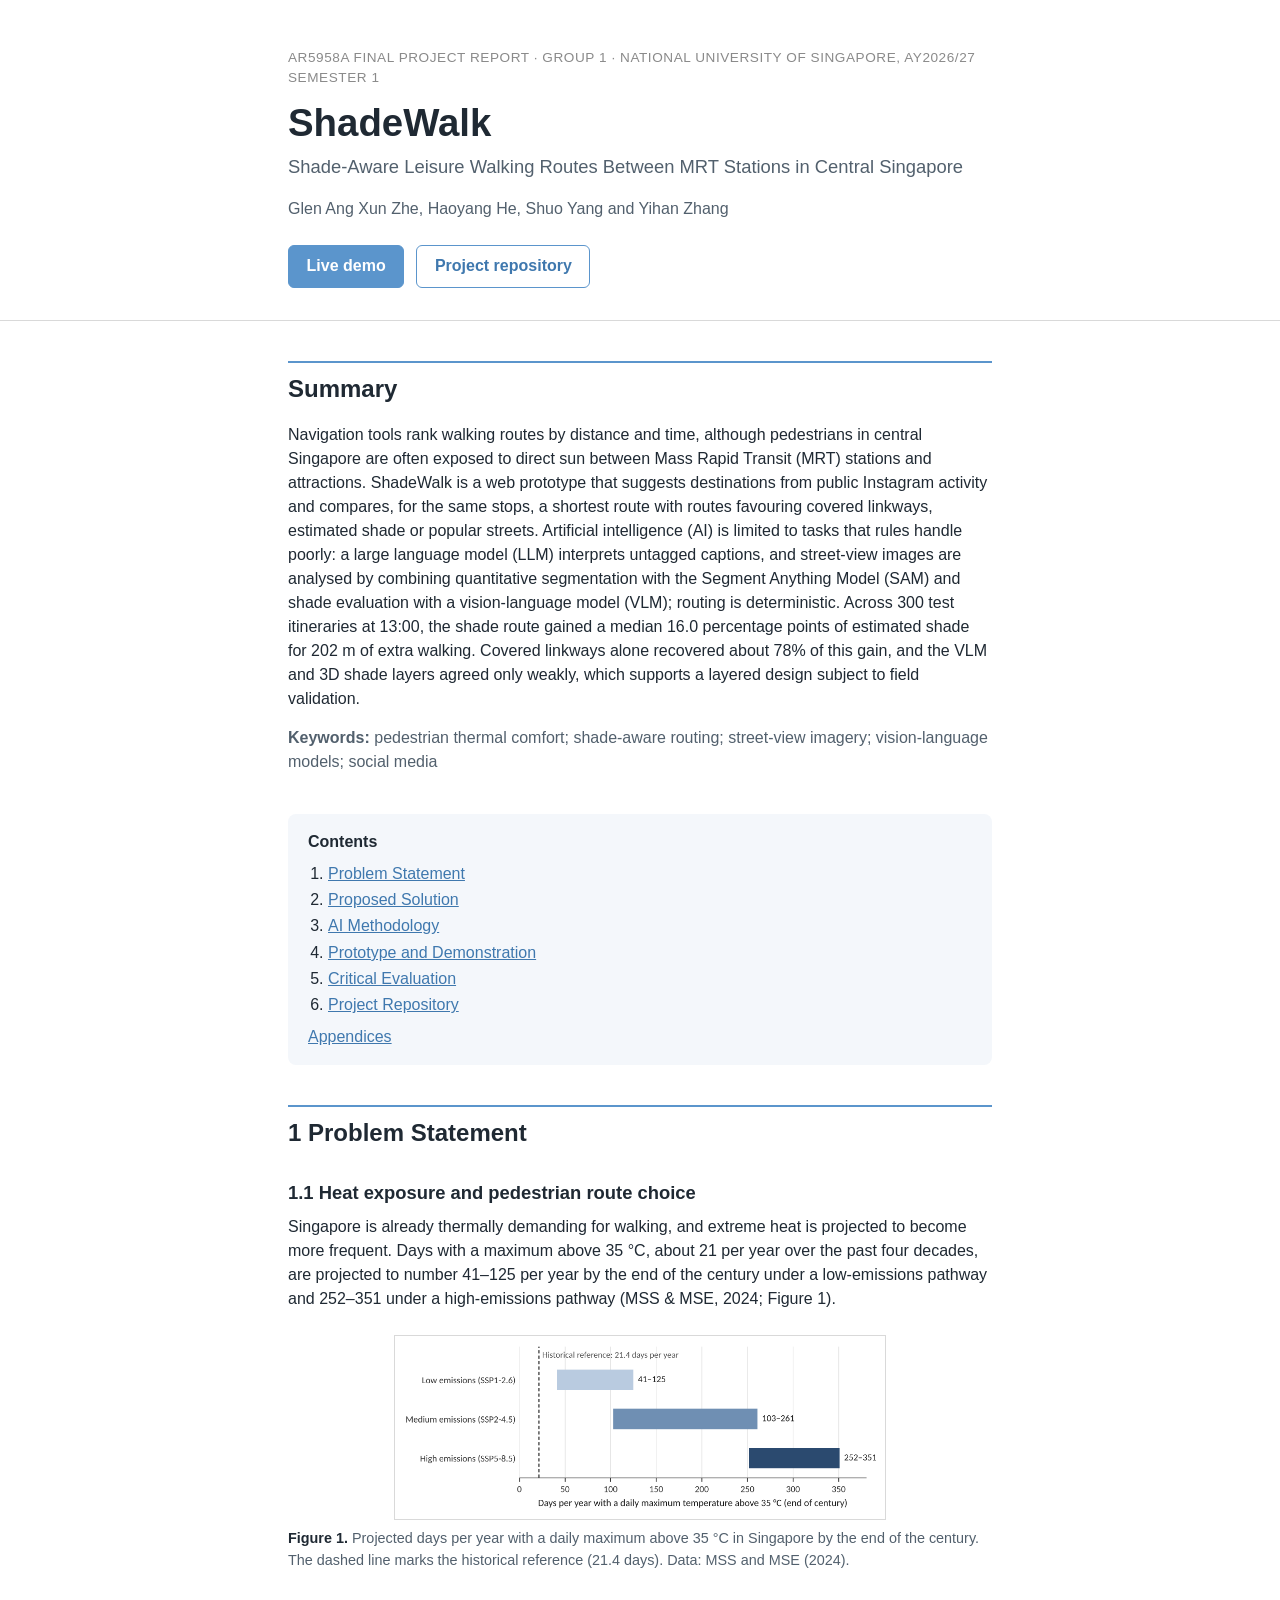
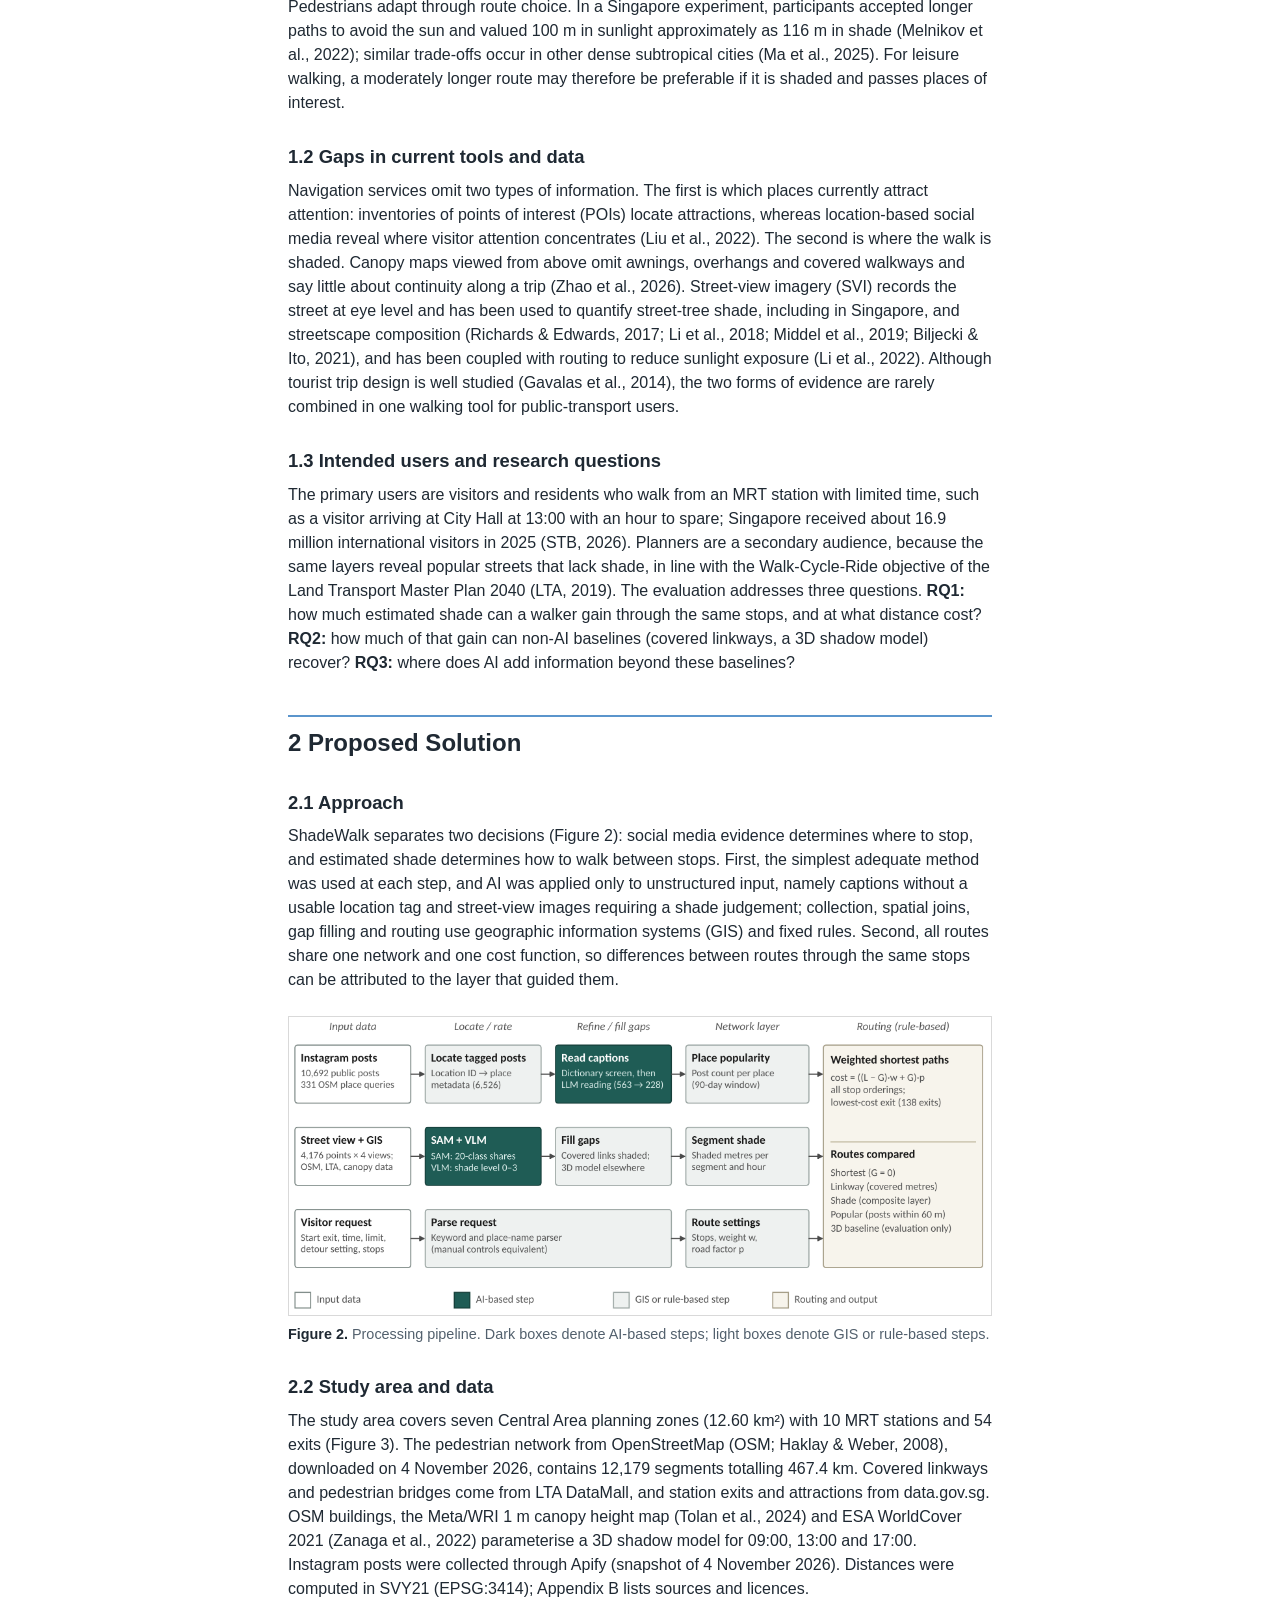
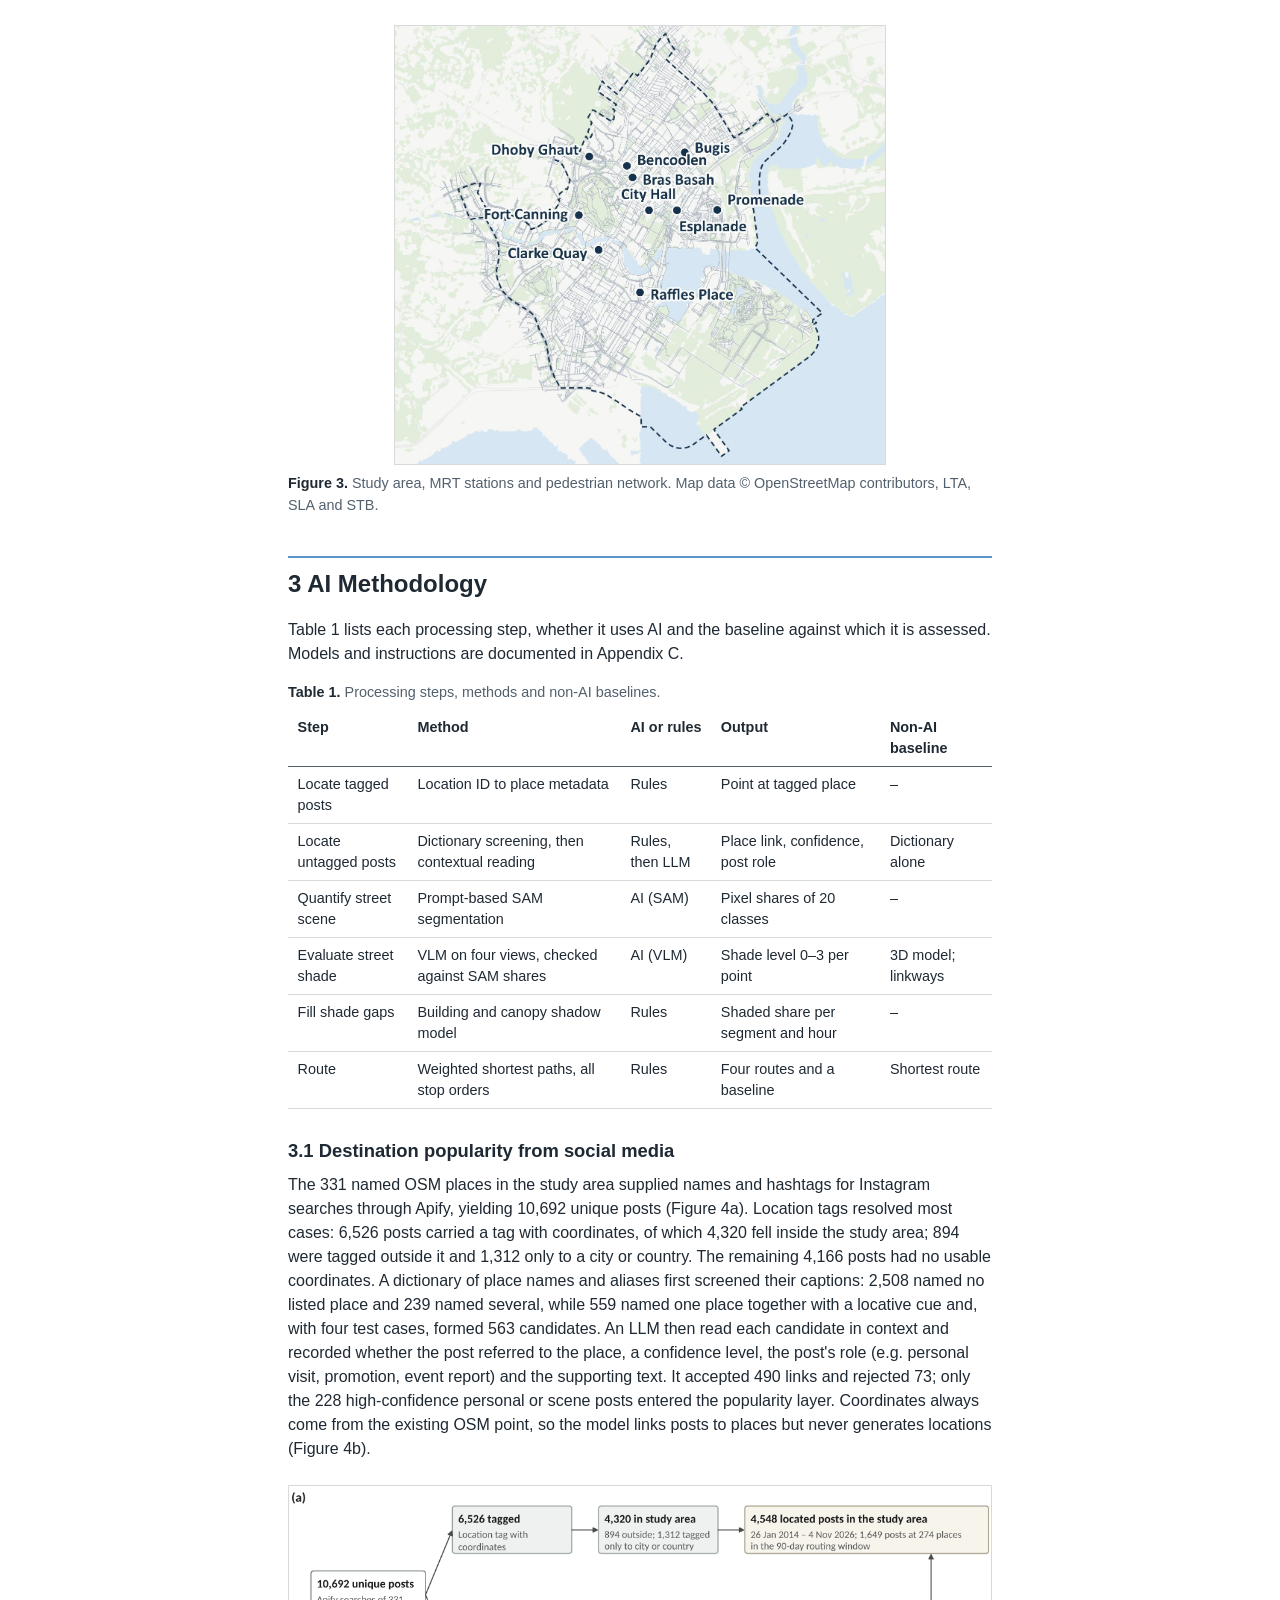
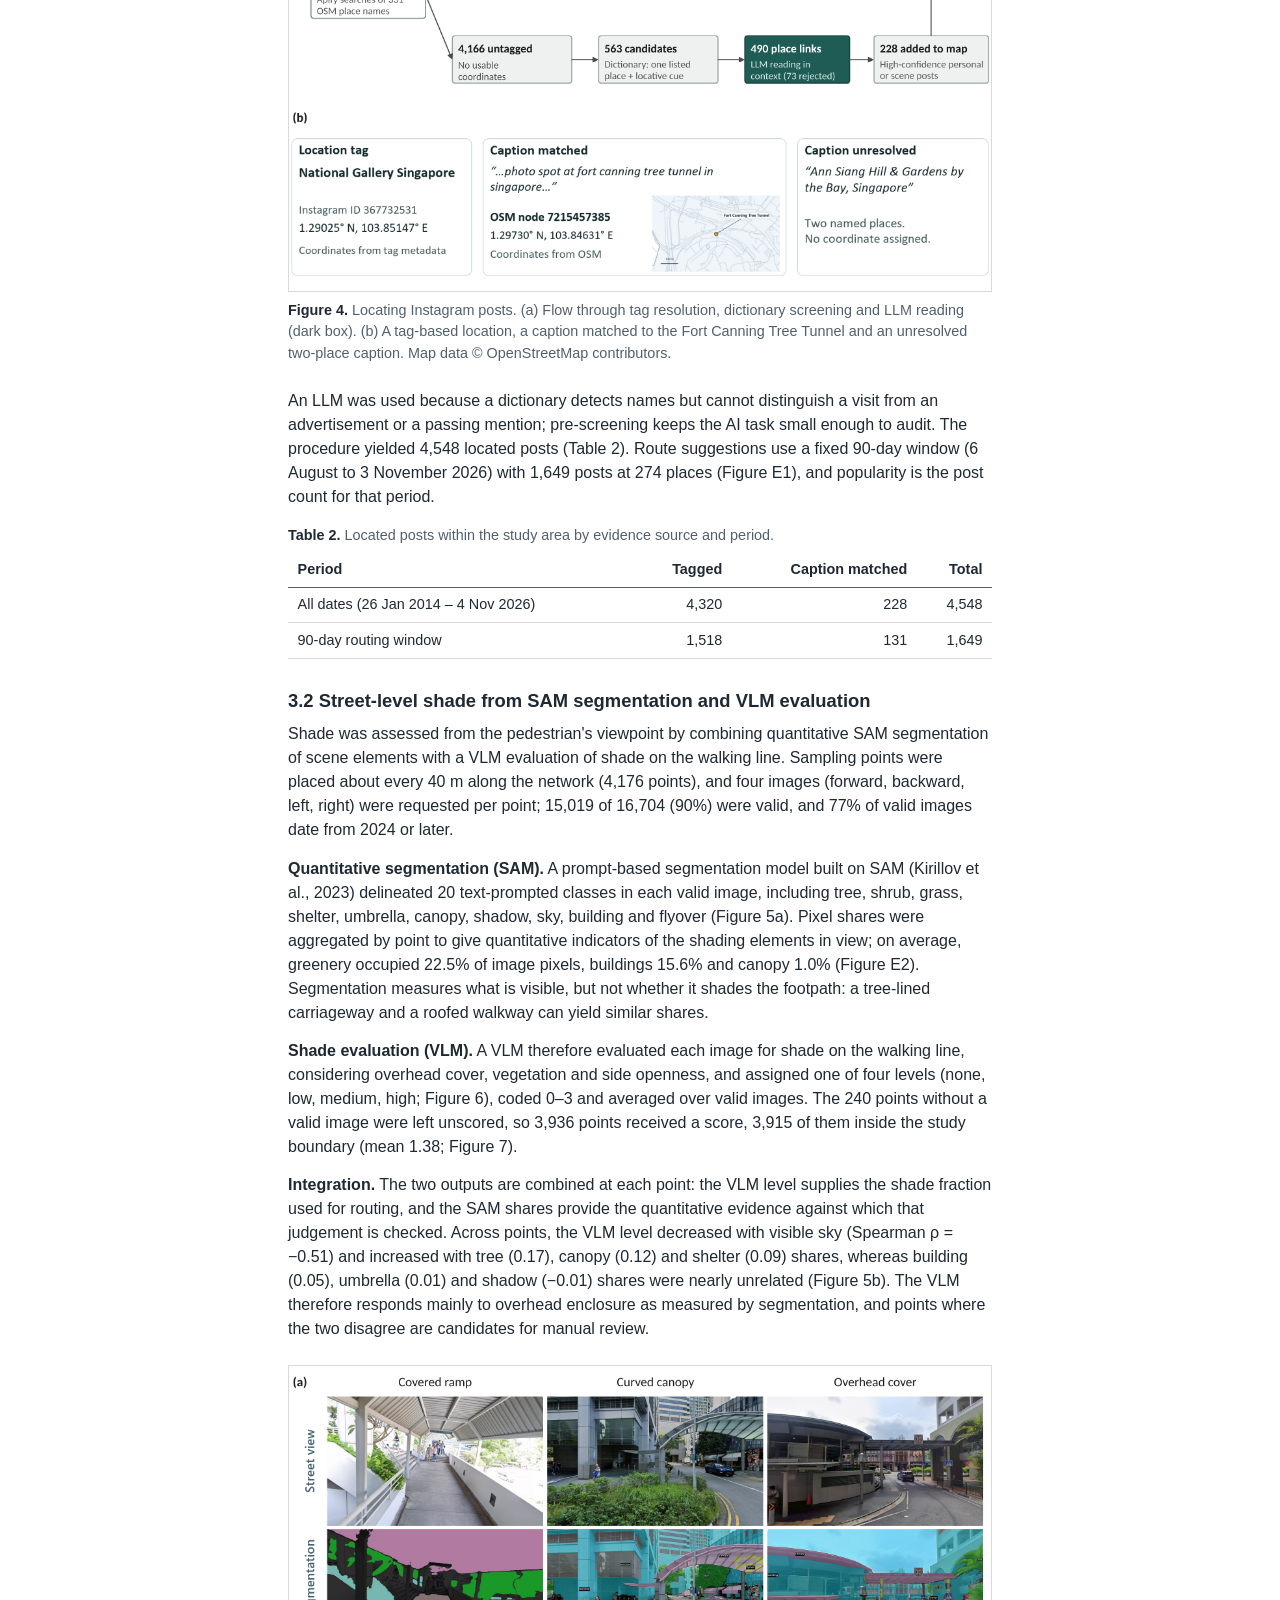
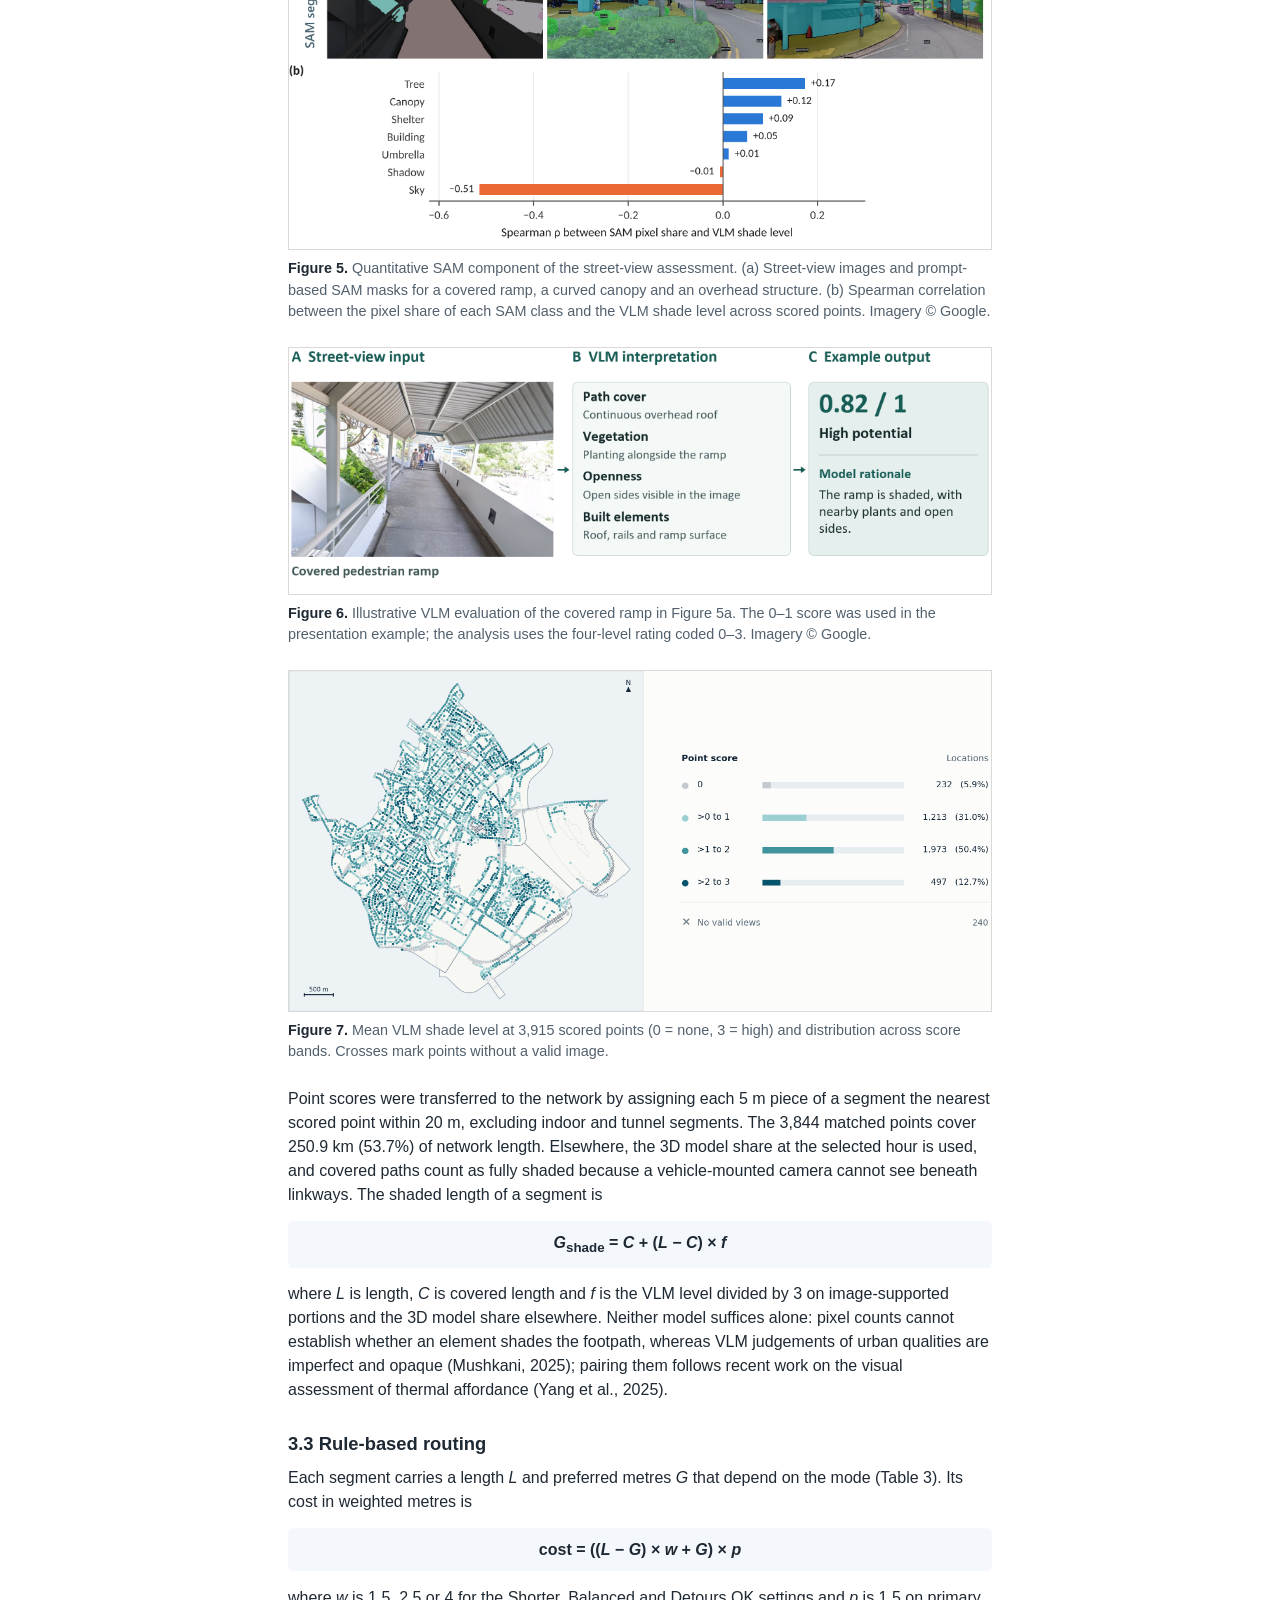
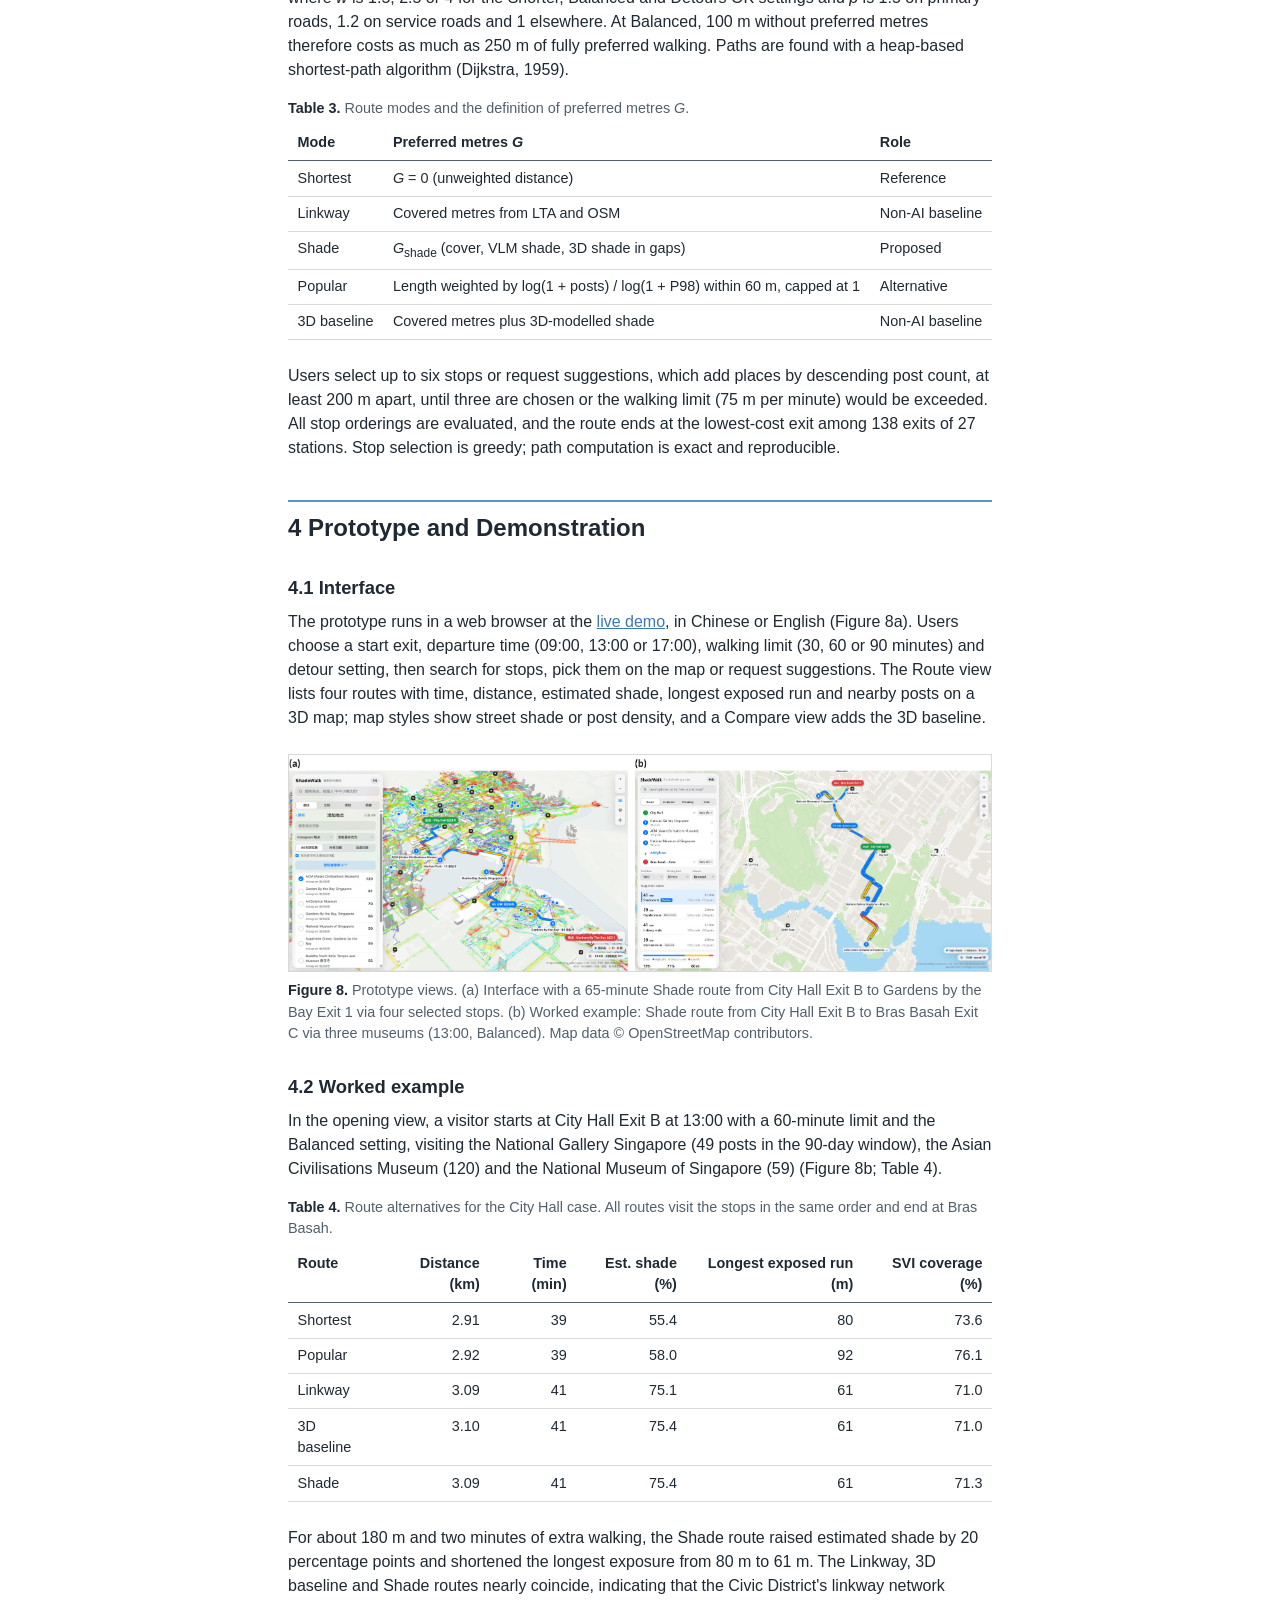
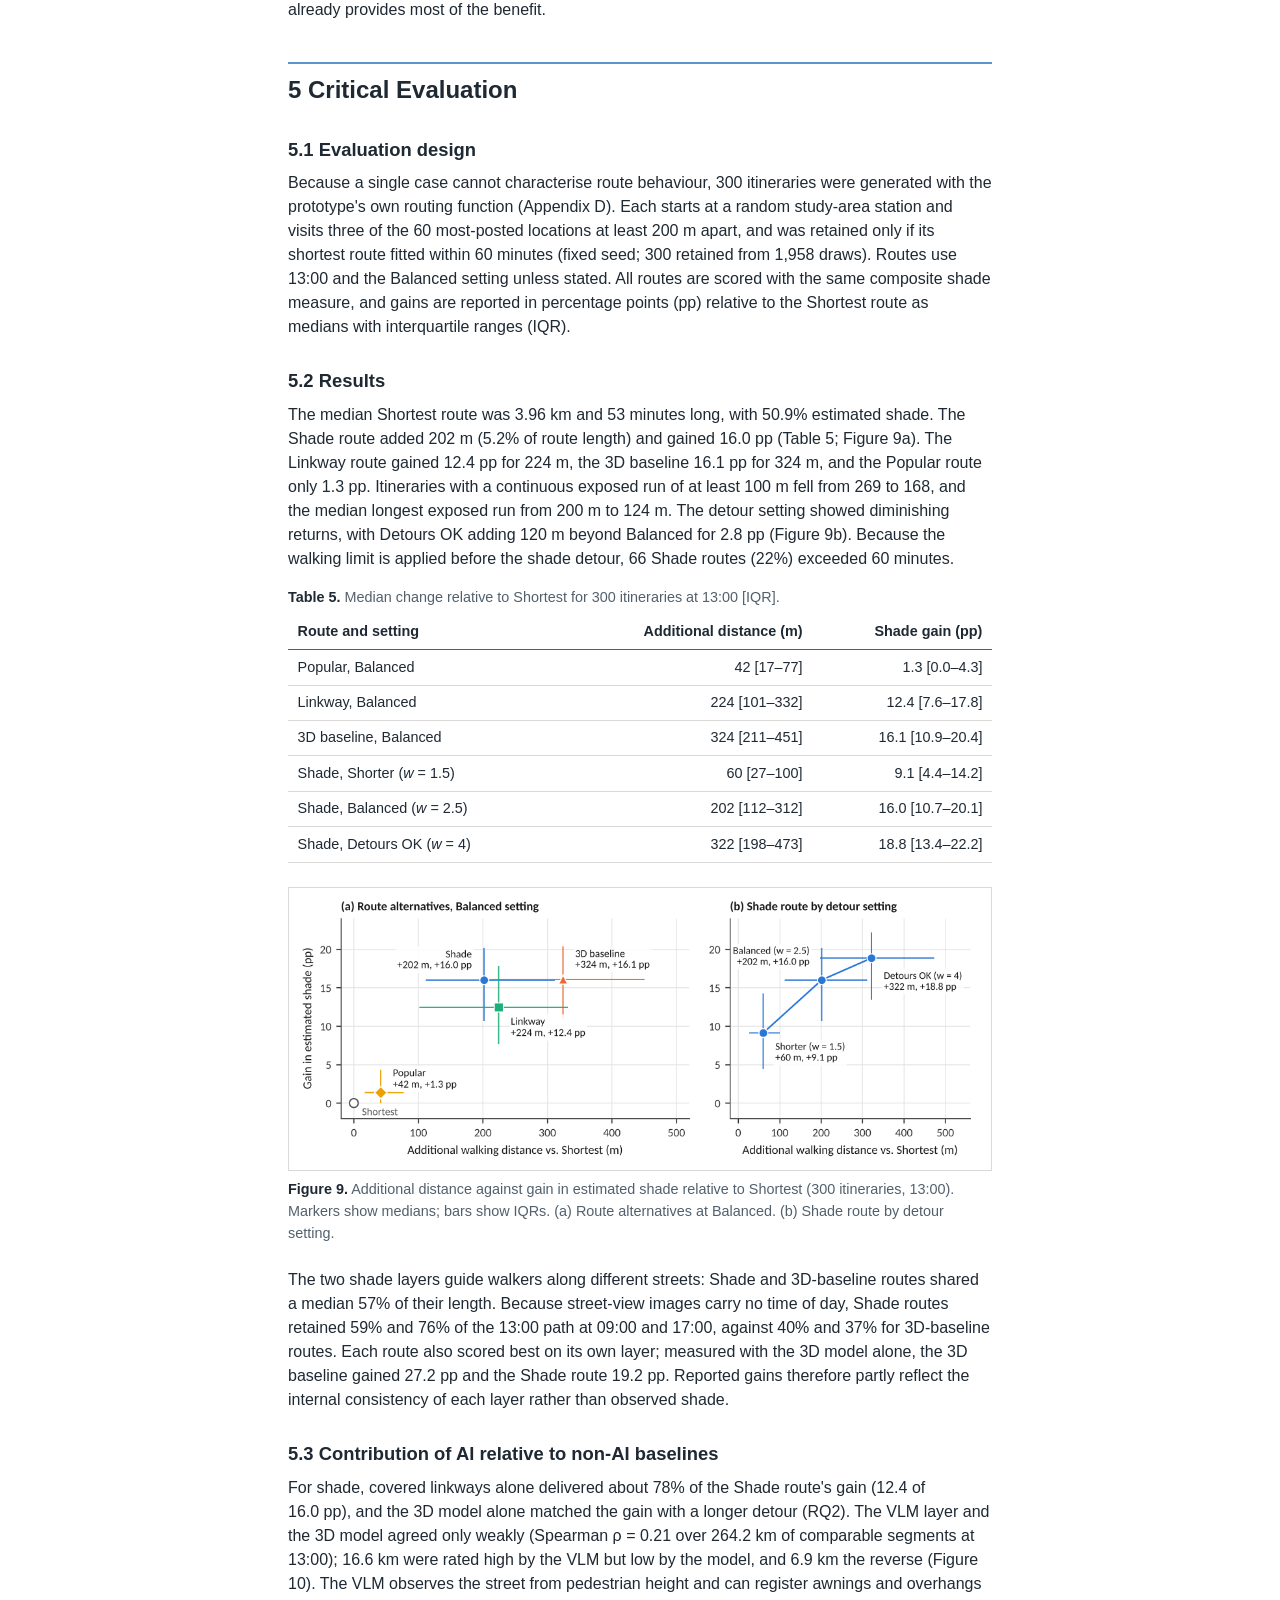
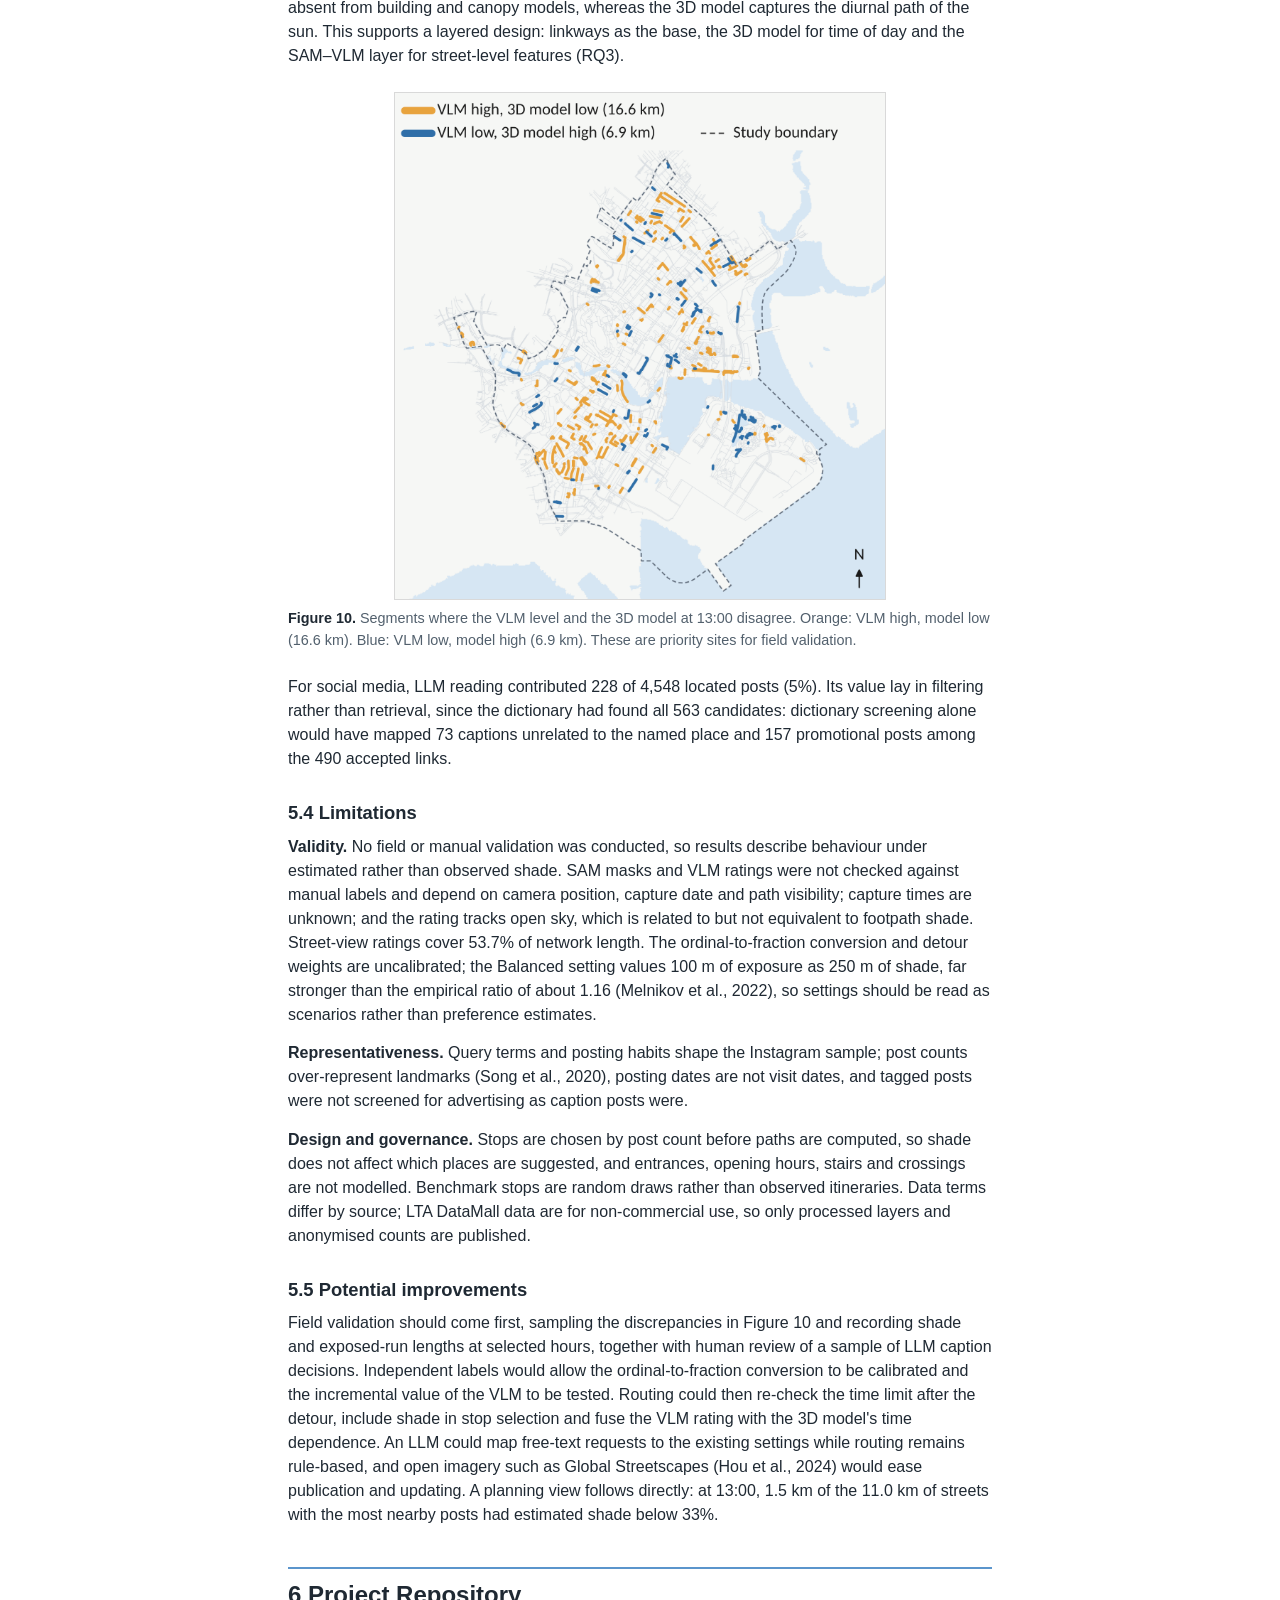
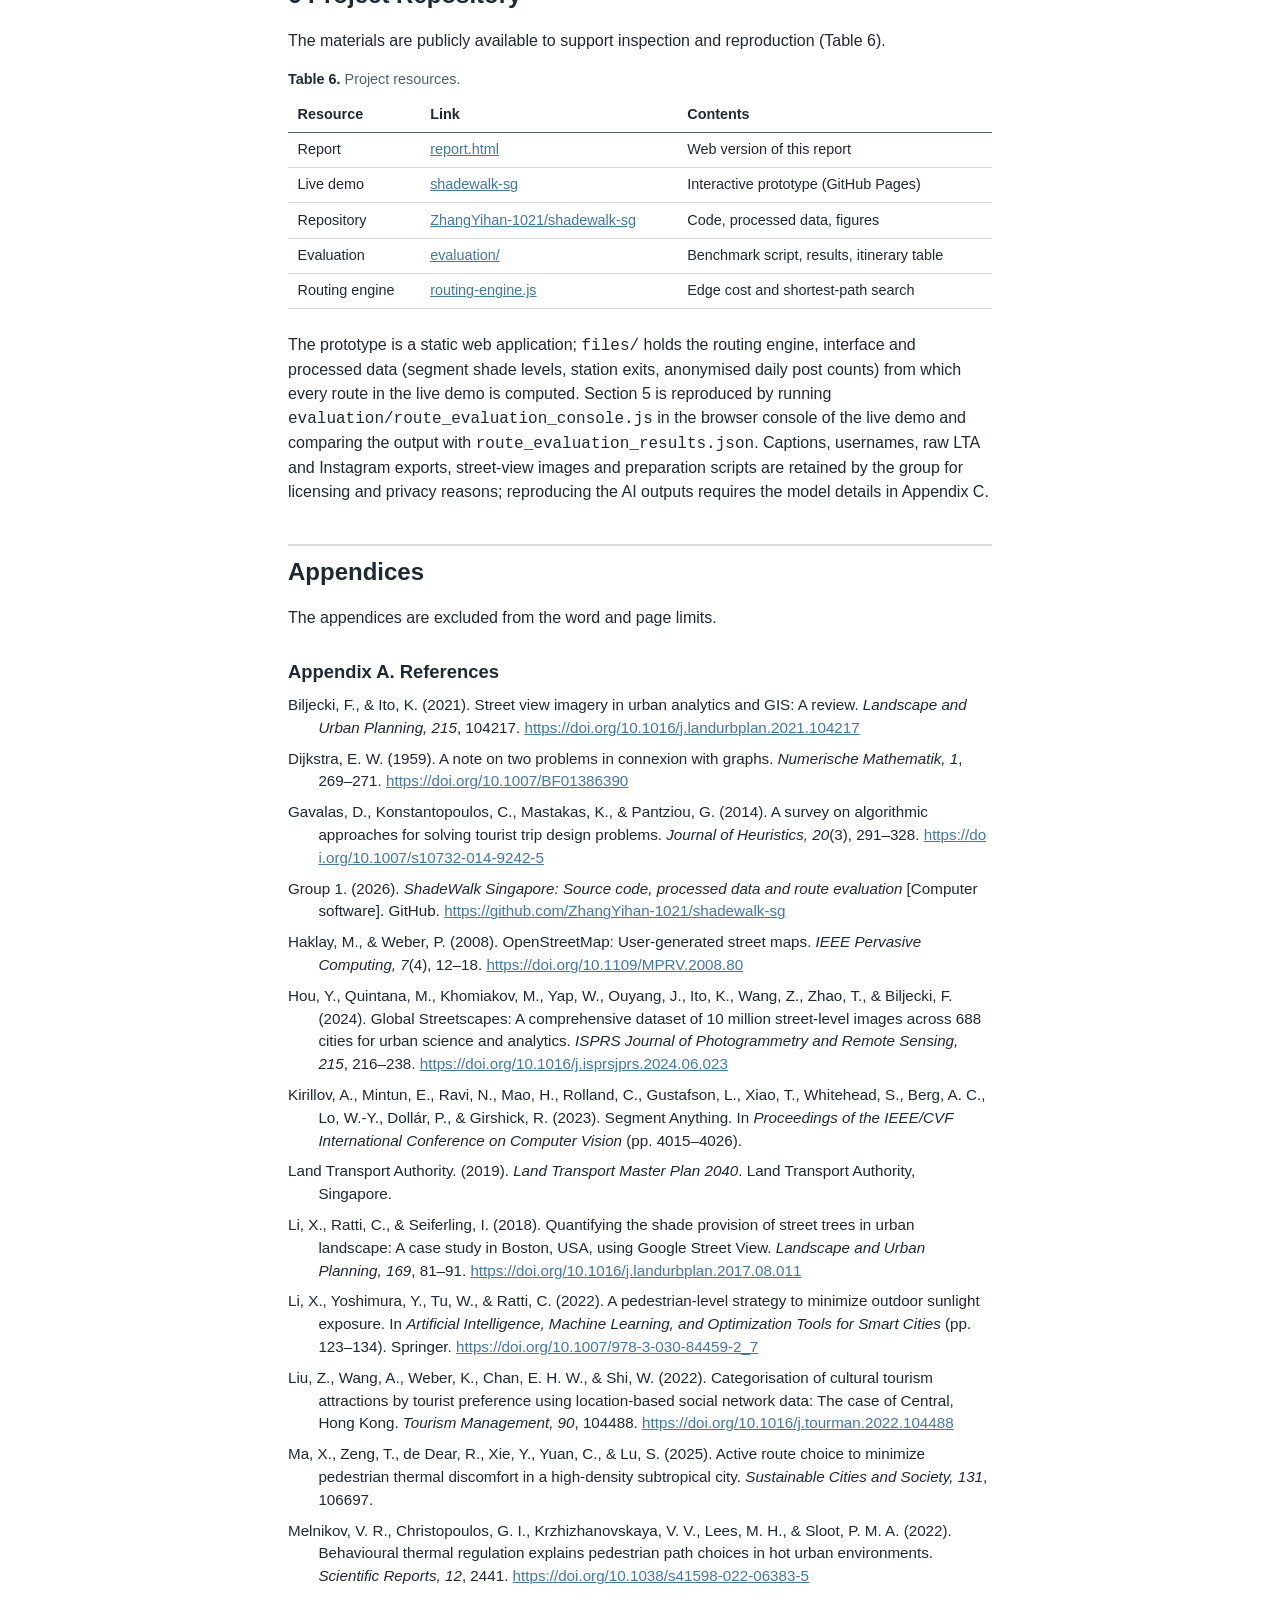
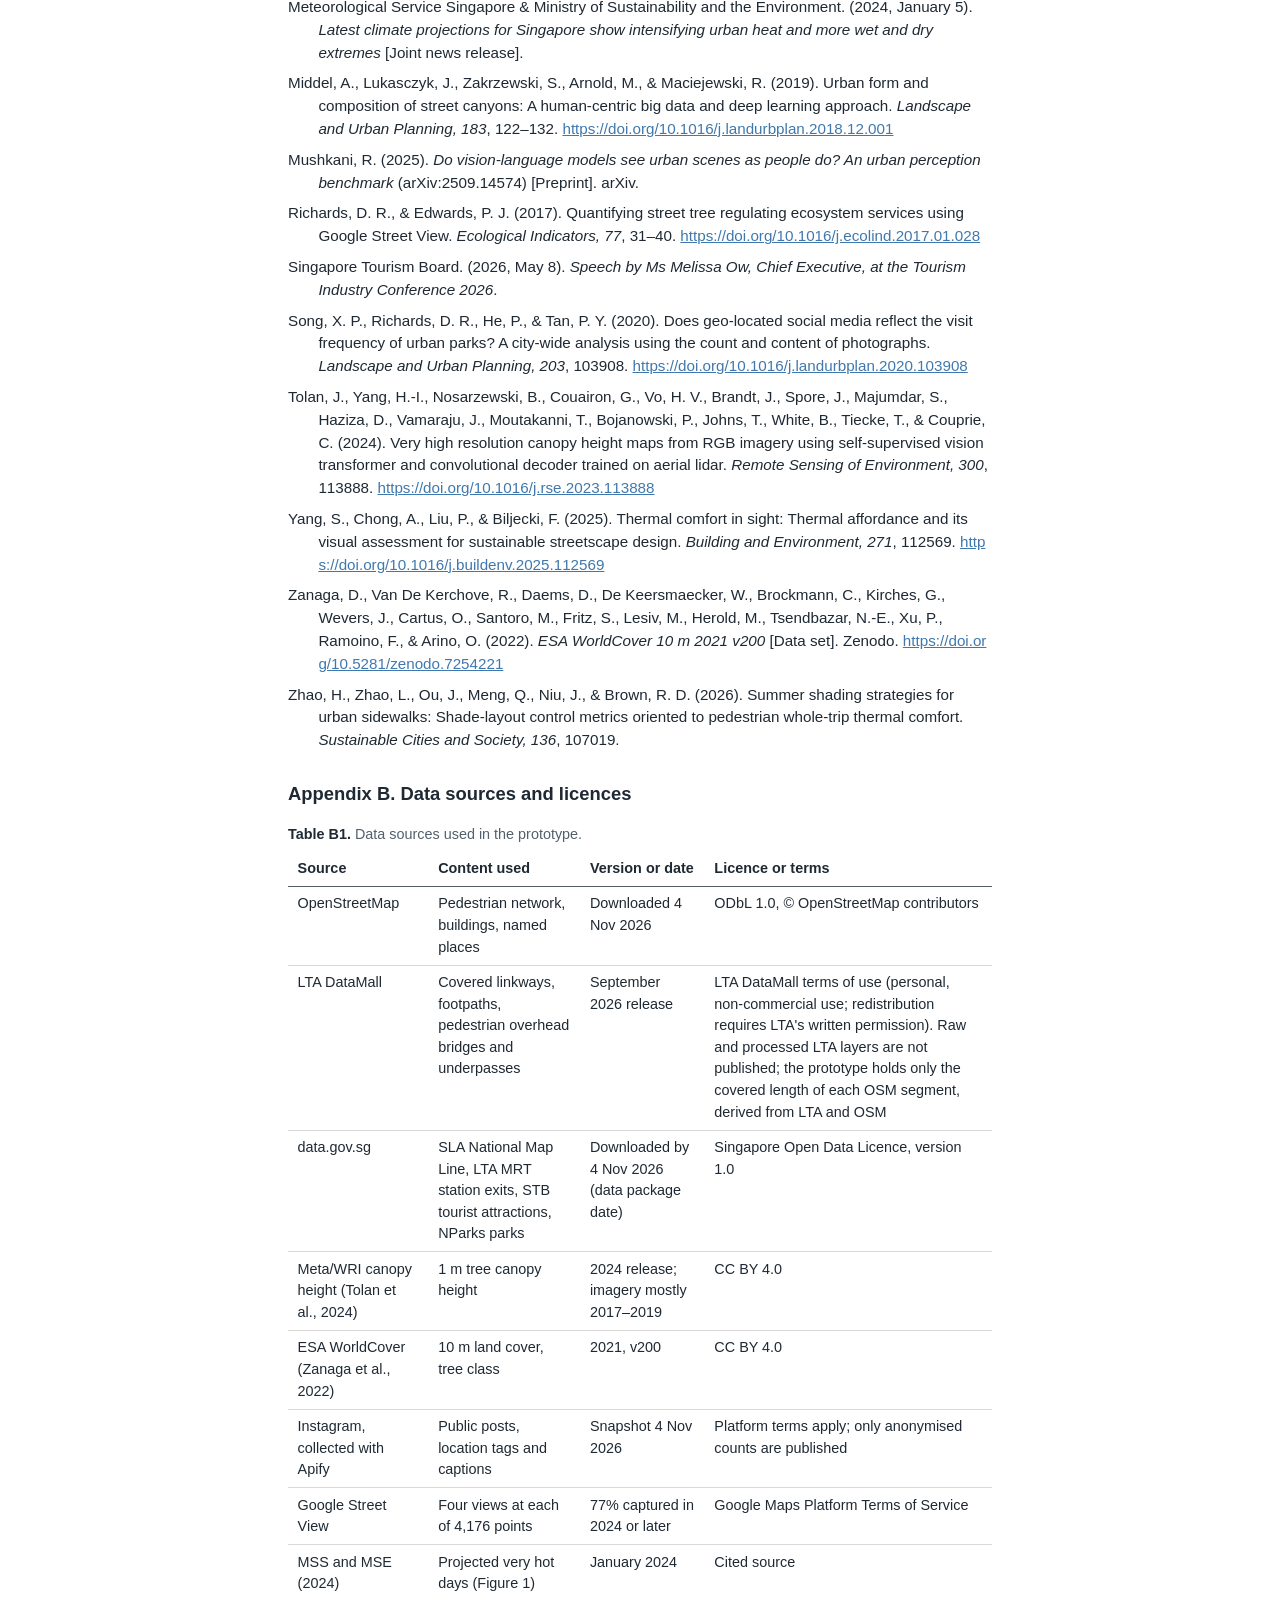
<file: report.html>
<!doctype html>
<html lang="en">
<head>
<meta charset="utf-8">
<meta name="viewport" content="width=device-width, initial-scale=1">
<title>ShadeWalk Final Report | AR5958A Group 1</title>
<meta name="description" content="Final report of ShadeWalk, a web prototype of shade-aware leisure walking routes between MRT stations in central Singapore.">
<style>
  /* ---------- Tokens ---------- */
  :root {
    color-scheme: light;
    --ink: #1F2933;
    --ink-soft: #52606D;
    --muted: #8A8A8A;
    --rule: #D9D9D9;
    --accent: #5B95CC;
    --accent-dark: #3F78AE;
    --accent-soft: #B7CCE1;
    --panel: #F4F7FB;
    --paper: #FFFFFF;
    --tbc: #FFF3C4;
  }

  /* ---------- Base: the brief asks for 12-point font and 1.5 line spacing ---------- */
  * { box-sizing: border-box; }
  html { font-size: 12pt; scroll-behavior: smooth; }
  body {
    margin: 0;
    background: var(--paper);
    color: var(--ink);
    font-family: "Segoe UI", "Helvetica Neue", Arial, sans-serif;
    font-size: 12pt;
    line-height: 1.5;
  }
  a { color: var(--accent-dark); }
  a:hover { color: var(--ink); }
  .wrap { max-width: 46rem; margin: 0 auto; padding: 0 16px; }

  /* Items still to be confirmed by the group. Remove the mark once filled. */
  mark.tbc { background: var(--tbc); color: #6B5300; padding: 0 0.15em; border-radius: 2px; }

  /* ---------- Header ---------- */
  header.cover { border-bottom: 1px solid var(--rule); padding: 3rem 0 2rem; }
  .kicker { color: var(--muted); font-size: 0.85rem; letter-spacing: 0.04em; text-transform: uppercase; margin: 0 0 0.75rem; }
  h1 { font-size: 2.4rem; line-height: 1.15; margin: 0 0 0.5rem; }
  .subtitle { font-size: 1.15rem; color: var(--ink-soft); margin: 0 0 1rem; }
  .authors { margin: 0 0 1.5rem; color: var(--ink-soft); }
  .buttons { display: flex; flex-wrap: wrap; gap: 0.75rem; }
  .btn { display: inline-block; padding: 0.55rem 1.1rem; border-radius: 6px; border: 1px solid var(--accent); text-decoration: none; font-weight: 600; color: var(--accent-dark); }
  .btn.primary { background: var(--accent); color: #FFFFFF; }
  .btn.primary:hover { background: var(--accent-dark); color: #FFFFFF; }

  /* ---------- Contents ---------- */
  nav.toc { background: var(--panel); border-radius: 8px; padding: 1rem 1.25rem; margin: 2rem 0; }
  nav.toc h2 { font-size: 1rem; margin: 0 0 0.5rem; border: 0; padding: 0; }
  nav.toc ol { margin: 0; padding-left: 1.25rem; }
  nav.toc li { margin: 0.15rem 0; }

  /* ---------- Sections ---------- */
  section { margin: 0 0 2.5rem; }
  h2 { font-size: 1.5rem; margin: 2.5rem 0 1rem; padding-top: 0.5rem; border-top: 2px solid var(--accent); }
  h3 { font-size: 1.15rem; margin: 1.75rem 0 0.5rem; }
  p { margin: 0 0 0.9rem; }
  .keywords { color: var(--ink-soft); }
  .equation { text-align: center; background: var(--panel); padding: 0.6rem 1rem; border-radius: 6px; margin: 0 0 0.9rem; font-weight: 600; }
  .equation var { font-style: italic; }

  /* ---------- Figures and tables ---------- */
  figure { margin: 1.5rem 0; }
  figure img { display: block; max-width: 100%; height: auto; margin: 0 auto; border: 1px solid var(--rule); }
  figure img.narrow { max-width: 70%; }
  figcaption { font-size: 0.9rem; color: var(--ink-soft); margin-top: 0.5rem; }
  figcaption b { color: var(--ink); }

  .table-wrap { overflow-x: auto; margin: 1rem 0 1.5rem; }
  table { border-collapse: collapse; width: 100%; font-size: 0.9rem; }
  caption { text-align: left; font-size: 0.9rem; color: var(--ink-soft); padding-bottom: 0.4rem; }
  caption b { color: var(--ink); }
  th, td { text-align: left; padding: 0.4rem 0.6rem; border-bottom: 1px solid var(--rule); vertical-align: top; }
  th { border-bottom: 1.5px solid var(--ink-soft); }
  td.num, th.num { text-align: right; white-space: nowrap; }
  th.num { white-space: normal; }

  .appendix h2 { border-top-color: var(--rule); }
  .refs p { padding-left: 2em; text-indent: -2em; margin: 0 0 0.5rem; font-size: 0.95rem; }
  .refs a { word-break: break-all; }

  /* ---------- Footer ---------- */
  footer { border-top: 1px solid var(--rule); margin-top: 3rem; padding: 1.5rem 0 3rem; font-size: 0.85rem; color: var(--muted); }
  footer p { margin: 0 0 0.4rem; }

  @media (max-width: 600px) {
    h1 { font-size: 1.9rem; }
    header.cover { padding-top: 2rem; }
    figure img.narrow { max-width: 100%; }
  }

  /* ---------- Print: A4, 12 pt, 1.5 spacing, so "Save as PDF" gives a document copy ---------- */
  @page { size: A4; margin: 20mm; }
  @media print {
    html, body { font-size: 12pt; line-height: 1.5; }
    .wrap { max-width: none; padding: 0; }
    nav.toc { display: none; }
    header.cover { padding-top: 0; }
    .btn { border: 0; padding: 0; font-weight: 400; color: var(--ink); }
    .btn.primary { background: none; color: var(--ink); }
    .btn::after { content: " (" attr(href) ")"; font-size: 0.85rem; color: var(--ink-soft); }
    h2 { margin: 1.2rem 0 0.6rem; }
    h3 { margin: 1rem 0 0.3rem; }
    h2, h3 { break-after: avoid; }
    section { margin-bottom: 1rem; }
    figure { margin: 0.8rem 0; }
    figure, table { break-inside: avoid; }
    .appendix { break-before: page; }
    a { color: var(--ink); }
    figure img { max-height: 58mm; width: auto; max-width: 100%; }
    figure img.narrow { max-height: 52mm; }
    /* Body text stays at 12 pt; captions and tables use 10 pt in print */
    figcaption, table, caption { font-size: 10pt; line-height: 1.3; }
    .table-wrap { overflow: visible; margin: 0.6rem 0 0.9rem; }
    th, td { padding: 0.2rem 0.45rem; }
    .equation { padding: 0.3rem 1rem; margin-bottom: 0.6rem; }
    footer { margin-top: 1rem; padding-bottom: 0; }
  }
</style>
</head>
<body>

<header class="cover">
  <div class="wrap">
    <p class="kicker">AR5958A Final Project Report &middot; Group 1 &middot; National University of Singapore, AY2026/27 Semester 1</p>
    <h1>ShadeWalk</h1>
    <p class="subtitle">Shade-Aware Leisure Walking Routes Between MRT Stations in Central Singapore</p>
    <p class="authors">Glen Ang Xun Zhe, Haoyang He, Shuo Yang and Yihan Zhang</p>
    <div class="buttons">
      <a class="btn primary" href="https://zhangyihan-1021.github.io/shadewalk-sg/">Live demo</a>
      <a class="btn" href="https://github.com/ZhangYihan-1021/shadewalk-sg">Project repository</a>
    </div>
  </div>
</header>

<main class="wrap">

  <section id="summary" aria-labelledby="summary-h">
    <h2 id="summary-h">Summary</h2>
    <p>Navigation tools rank walking routes by distance and time, although pedestrians in central Singapore are often exposed to direct sun between Mass Rapid Transit (MRT) stations and attractions. ShadeWalk is a web prototype that suggests destinations from public Instagram activity and compares, for the same stops, a shortest route with routes favouring covered linkways, estimated shade or popular streets. Artificial intelligence (AI) is limited to tasks that rules handle poorly: a large language model (LLM) interprets untagged captions, and street-view images are analysed by combining quantitative segmentation with the Segment Anything Model (SAM) and shade evaluation with a vision-language model (VLM); routing is deterministic. Across 300 test itineraries at 13:00, the shade route gained a median 16.0 percentage points of estimated shade for 202&nbsp;m of extra walking. Covered linkways alone recovered about 78% of this gain, and the VLM and 3D shade layers agreed only weakly, which supports a layered design subject to field validation.</p>
    <p class="keywords"><b>Keywords:</b> pedestrian thermal comfort; shade-aware routing; street-view imagery; vision-language models; social media</p>
  </section>

  <nav class="toc" aria-label="Contents">
    <h2>Contents</h2>
    <ol>
      <li><a href="#problem">Problem Statement</a></li>
      <li><a href="#solution">Proposed Solution</a></li>
      <li><a href="#methodology">AI Methodology</a></li>
      <li><a href="#prototype">Prototype and Demonstration</a></li>
      <li><a href="#evaluation">Critical Evaluation</a></li>
      <li><a href="#repository">Project Repository</a></li>
    </ol>
    <p style="margin:0.5rem 0 0"><a href="#appendices">Appendices</a></p>
  </nav>

  <!-- ============================== 1 ============================== -->
  <section id="problem" aria-labelledby="problem-h">
    <h2 id="problem-h">1 Problem Statement</h2>

    <h3 id="s1-1">1.1 Heat exposure and pedestrian route choice</h3>
    <p>Singapore is already thermally demanding for walking, and extreme heat is projected to become more frequent. Days with a maximum above 35&nbsp;°C, about 21 per year over the past four decades, are projected to number 41–125 per year by the end of the century under a low-emissions pathway and 252–351 under a high-emissions pathway (MSS &amp; MSE, 2024; Figure 1).</p>
    <figure id="fig1">
      <img class="narrow" src="report-assets/climate-hot-days.png" alt="Horizontal range bars of projected days per year above 35 °C under low, medium and high emissions pathways, with a dashed reference line at 21.4 days." loading="lazy">
      <figcaption><b>Figure 1.</b> Projected days per year with a daily maximum above 35&nbsp;°C in Singapore by the end of the century. The dashed line marks the historical reference (21.4 days). Data: MSS and MSE (2024).</figcaption>
    </figure>
    <p>Pedestrians adapt through route choice. In a Singapore experiment, participants accepted longer paths to avoid the sun and valued 100&nbsp;m in sunlight approximately as 116&nbsp;m in shade (Melnikov et al., 2022); similar trade-offs occur in other dense subtropical cities (Ma et al., 2025). For leisure walking, a moderately longer route may therefore be preferable if it is shaded and passes places of interest.</p>

    <h3 id="s1-2">1.2 Gaps in current tools and data</h3>
    <p>Navigation services omit two types of information. The first is which places currently attract attention: inventories of points of interest (POIs) locate attractions, whereas location-based social media reveal where visitor attention concentrates (Liu et al., 2022). The second is where the walk is shaded. Canopy maps viewed from above omit awnings, overhangs and covered walkways and say little about continuity along a trip (Zhao et al., 2026). Street-view imagery (SVI) records the street at eye level and has been used to quantify street-tree shade, including in Singapore, and streetscape composition (Richards &amp; Edwards, 2017; Li et al., 2018; Middel et al., 2019; Biljecki &amp; Ito, 2021), and has been coupled with routing to reduce sunlight exposure (Li et al., 2022). Although tourist trip design is well studied (Gavalas et al., 2014), the two forms of evidence are rarely combined in one walking tool for public-transport users.</p>

    <h3 id="s1-3">1.3 Intended users and research questions</h3>
    <p>The primary users are visitors and residents who walk from an MRT station with limited time, such as a visitor arriving at City Hall at 13:00 with an hour to spare; Singapore received about 16.9 million international visitors in 2025 (STB, 2026). Planners are a secondary audience, because the same layers reveal popular streets that lack shade, in line with the Walk-Cycle-Ride objective of the Land Transport Master Plan 2040 (LTA, 2019). The evaluation addresses three questions. <b>RQ1:</b> how much estimated shade can a walker gain through the same stops, and at what distance cost? <b>RQ2:</b> how much of that gain can non-AI baselines (covered linkways, a 3D shadow model) recover? <b>RQ3:</b> where does AI add information beyond these baselines?</p>
  </section>

  <!-- ============================== 2 ============================== -->
  <section id="solution" aria-labelledby="solution-h">
    <h2 id="solution-h">2 Proposed Solution</h2>

    <h3 id="s2-1">2.1 Approach</h3>
    <p>ShadeWalk separates two decisions (Figure 2): social media evidence determines where to stop, and estimated shade determines how to walk between stops. First, the simplest adequate method was used at each step, and AI was applied only to unstructured input, namely captions without a usable location tag and street-view images requiring a shade judgement; collection, spatial joins, gap filling and routing use geographic information systems (GIS) and fixed rules. Second, all routes share one network and one cost function, so differences between routes through the same stops can be attributed to the layer that guided them.</p>
    <figure id="fig2">
      <img src="report-assets/method-workflow.png" alt="Pipeline diagram with three input rows (Instagram posts, street view and GIS, visitor request) leading through AI-based and rule-based steps to a rule-based routing module that compares five routes." loading="lazy">
      <figcaption><b>Figure 2.</b> Processing pipeline. Dark boxes denote AI-based steps; light boxes denote GIS or rule-based steps.</figcaption>
    </figure>

    <h3 id="s2-2">2.2 Study area and data</h3>
    <p>The study area covers seven Central Area planning zones (12.60&nbsp;km²) with 10 MRT stations and 54 exits (Figure 3). The pedestrian network from OpenStreetMap (OSM; Haklay &amp; Weber, 2008), downloaded on 4 November 2026, contains 12,179 segments totalling 467.4&nbsp;km. Covered linkways and pedestrian bridges come from LTA DataMall, and station exits and attractions from data.gov.sg. OSM buildings, the Meta/WRI 1&nbsp;m canopy height map (Tolan et al., 2024) and ESA WorldCover 2021 (Zanaga et al., 2022) parameterise a 3D shadow model for 09:00, 13:00 and 17:00. Instagram posts were collected through Apify (snapshot of 4 November 2026). Distances were computed in SVY21 (EPSG:3414); Appendix B lists sources and licences.</p>
    <figure id="fig3">
      <img class="narrow" src="report-assets/study-area.jpg" alt="Map of the Central Area study boundary, pedestrian network and MRT stations." loading="lazy">
      <figcaption><b>Figure 3.</b> Study area, MRT stations and pedestrian network. Map data © OpenStreetMap contributors, LTA, SLA and STB.</figcaption>
    </figure>
  </section>

  <!-- ============================== 3 ============================== -->
  <section id="methodology" aria-labelledby="methodology-h">
    <h2 id="methodology-h">3 AI Methodology</h2>
    <p>Table 1 lists each processing step, whether it uses AI and the baseline against which it is assessed. Models and instructions are documented in Appendix C.</p>

    <div class="table-wrap">
      <table id="tab1">
        <caption><b>Table 1.</b> Processing steps, methods and non-AI baselines.</caption>
        <thead>
          <tr><th>Step</th><th>Method</th><th>AI or rules</th><th>Output</th><th>Non-AI baseline</th></tr>
        </thead>
        <tbody>
          <tr><td>Locate tagged posts</td><td>Location ID to place metadata</td><td>Rules</td><td>Point at tagged place</td><td>–</td></tr>
          <tr><td>Locate untagged posts</td><td>Dictionary screening, then contextual reading</td><td>Rules, then LLM</td><td>Place link, confidence, post role</td><td>Dictionary alone</td></tr>
          <tr><td>Quantify street scene</td><td>Prompt-based SAM segmentation</td><td>AI (SAM)</td><td>Pixel shares of 20 classes</td><td>–</td></tr>
          <tr><td>Evaluate street shade</td><td>VLM on four views, checked against SAM shares</td><td>AI (VLM)</td><td>Shade level 0–3 per point</td><td>3D model; linkways</td></tr>
          <tr><td>Fill shade gaps</td><td>Building and canopy shadow model</td><td>Rules</td><td>Shaded share per segment and hour</td><td>–</td></tr>
          <tr><td>Route</td><td>Weighted shortest paths, all stop orders</td><td>Rules</td><td>Four routes and a baseline</td><td>Shortest route</td></tr>
        </tbody>
      </table>
    </div>

    <h3 id="s3-1">3.1 Destination popularity from social media</h3>
    <p>The 331 named OSM places in the study area supplied names and hashtags for Instagram searches through Apify, yielding 10,692 unique posts (Figure 4a). Location tags resolved most cases: 6,526 posts carried a tag with coordinates, of which 4,320 fell inside the study area; 894 were tagged outside it and 1,312 only to a city or country. The remaining 4,166 posts had no usable coordinates. A dictionary of place names and aliases first screened their captions: 2,508 named no listed place and 239 named several, while 559 named one place together with a locative cue and, with four test cases, formed 563 candidates. An LLM then read each candidate in context and recorded whether the post referred to the place, a confidence level, the post's role (e.g. personal visit, promotion, event report) and the supporting text. It accepted 490 links and rejected 73; only the 228 high-confidence personal or scene posts entered the popularity layer. Coordinates always come from the existing OSM point, so the model links posts to places but never generates locations (Figure 4b).</p>
    <figure id="fig4">
      <img src="report-assets/social-media-geolocation.png" alt="Panel (a) flow diagram from 10,692 posts through tagged and untagged branches to 4,548 located posts; panel (b) three examples of a location tag, a matched caption and an unresolved caption." loading="lazy">
      <figcaption><b>Figure 4.</b> Locating Instagram posts. (a) Flow through tag resolution, dictionary screening and LLM reading (dark box). (b) A tag-based location, a caption matched to the Fort Canning Tree Tunnel and an unresolved two-place caption. Map data © OpenStreetMap contributors.</figcaption>
    </figure>
    <p>An LLM was used because a dictionary detects names but cannot distinguish a visit from an advertisement or a passing mention; pre-screening keeps the AI task small enough to audit. The procedure yielded 4,548 located posts (Table 2). Route suggestions use a fixed 90-day window (6 August to 3 November 2026) with 1,649 posts at 274 places (Figure E1), and popularity is the post count for that period.</p>
    <div class="table-wrap">
      <table id="tab2">
        <caption><b>Table 2.</b> Located posts within the study area by evidence source and period.</caption>
        <thead>
          <tr><th>Period</th><th class="num">Tagged</th><th class="num">Caption matched</th><th class="num">Total</th></tr>
        </thead>
        <tbody>
          <tr><td>All dates (26 Jan 2014 – 4 Nov 2026)</td><td class="num">4,320</td><td class="num">228</td><td class="num">4,548</td></tr>
          <tr><td>90-day routing window</td><td class="num">1,518</td><td class="num">131</td><td class="num">1,649</td></tr>
        </tbody>
      </table>
    </div>

    <h3 id="s3-2">3.2 Street-level shade from SAM segmentation and VLM evaluation</h3>
    <p>Shade was assessed from the pedestrian's viewpoint by combining quantitative SAM segmentation of scene elements with a VLM evaluation of shade on the walking line. Sampling points were placed about every 40&nbsp;m along the network (4,176 points), and four images (forward, backward, left, right) were requested per point; 15,019 of 16,704 (90%) were valid, and 77% of valid images date from 2024 or later.</p>
    <p><b>Quantitative segmentation (SAM).</b> A prompt-based segmentation model built on SAM (Kirillov et al., 2023) delineated 20 text-prompted classes in each valid image, including tree, shrub, grass, shelter, umbrella, canopy, shadow, sky, building and flyover (Figure 5a). Pixel shares were aggregated by point to give quantitative indicators of the shading elements in view; on average, greenery occupied 22.5% of image pixels, buildings 15.6% and canopy 1.0% (Figure E2). Segmentation measures what is visible, but not whether it shades the footpath: a tree-lined carriageway and a roofed walkway can yield similar shares.</p>
    <p><b>Shade evaluation (VLM).</b> A VLM therefore evaluated each image for shade on the walking line, considering overhead cover, vegetation and side openness, and assigned one of four levels (none, low, medium, high; Figure 6), coded 0–3 and averaged over valid images. The 240 points without a valid image were left unscored, so 3,936 points received a score, 3,915 of them inside the study boundary (mean 1.38; Figure 7).</p>
    <p><b>Integration.</b> The two outputs are combined at each point: the VLM level supplies the shade fraction used for routing, and the SAM shares provide the quantitative evidence against which that judgement is checked. Across points, the VLM level decreased with visible sky (Spearman ρ = −0.51) and increased with tree (0.17), canopy (0.12) and shelter (0.09) shares, whereas building (0.05), umbrella (0.01) and shadow (−0.01) shares were nearly unrelated (Figure 5b). The VLM therefore responds mainly to overhead enclosure as measured by segmentation, and points where the two disagree are candidates for manual review.</p>
    <figure id="fig5">
      <img src="report-assets/street-view-sam-vlm.png" alt="Panel (a) three street-view images above their SAM segmentation masks; panel (b) bar chart of Spearman correlations between SAM class pixel shares and the VLM shade level." loading="lazy">
      <figcaption><b>Figure 5.</b> Quantitative SAM component of the street-view assessment. (a) Street-view images and prompt-based SAM masks for a covered ramp, a curved canopy and an overhead structure. (b) Spearman correlation between the pixel share of each SAM class and the VLM shade level across scored points. Imagery © Google.</figcaption>
    </figure>
    <figure id="fig6">
      <img src="report-assets/street-view-vlm-examples.png" alt="Worked VLM assessment of a covered pedestrian ramp: input image, interpreted cues and an illustrative output of High." loading="lazy">
      <figcaption><b>Figure 6.</b> Illustrative VLM evaluation of the covered ramp in Figure 5a. The 0–1 score was used in the presentation example; the analysis uses the four-level rating coded 0–3. Imagery © Google.</figcaption>
    </figure>
    <figure id="fig7">
      <img src="report-assets/street-view-shade-map.png" alt="Map of point-level mean VLM shade scores for 3,915 locations, with the distribution across four score bands and 240 points without valid views." loading="lazy">
      <figcaption><b>Figure 7.</b> Mean VLM shade level at 3,915 scored points (0 = none, 3 = high) and distribution across score bands. Crosses mark points without a valid image.</figcaption>
    </figure>
    <p>Point scores were transferred to the network by assigning each 5&nbsp;m piece of a segment the nearest scored point within 20&nbsp;m, excluding indoor and tunnel segments. The 3,844 matched points cover 250.9&nbsp;km (53.7%) of network length. Elsewhere, the 3D model share at the selected hour is used, and covered paths count as fully shaded because a vehicle-mounted camera cannot see beneath linkways. The shaded length of a segment is</p>
    <p class="equation"><var>G</var><sub>shade</sub> = <var>C</var> + (<var>L</var> − <var>C</var>) × <var>f</var></p>
    <p>where <var>L</var> is length, <var>C</var> is covered length and <var>f</var> is the VLM level divided by 3 on image-supported portions and the 3D model share elsewhere. Neither model suffices alone: pixel counts cannot establish whether an element shades the footpath, whereas VLM judgements of urban qualities are imperfect and opaque (Mushkani, 2025); pairing them follows recent work on the visual assessment of thermal affordance (Yang et al., 2025).</p>

    <h3 id="s3-3">3.3 Rule-based routing</h3>
    <p>Each segment carries a length <var>L</var> and preferred metres <var>G</var> that depend on the mode (Table 3). Its cost in weighted metres is</p>
    <p class="equation">cost = ((<var>L</var> − <var>G</var>) × <var>w</var> + <var>G</var>) × <var>p</var></p>
    <p>where <var>w</var> is 1.5, 2.5 or 4 for the Shorter, Balanced and Detours OK settings and <var>p</var> is 1.5 on primary roads, 1.2 on service roads and 1 elsewhere. At Balanced, 100&nbsp;m without preferred metres therefore costs as much as 250&nbsp;m of fully preferred walking. Paths are found with a heap-based shortest-path algorithm (Dijkstra, 1959).</p>
    <div class="table-wrap">
      <table id="tab3">
        <caption><b>Table 3.</b> Route modes and the definition of preferred metres <var>G</var>.</caption>
        <thead>
          <tr><th>Mode</th><th>Preferred metres <var>G</var></th><th>Role</th></tr>
        </thead>
        <tbody>
          <tr><td>Shortest</td><td><var>G</var> = 0 (unweighted distance)</td><td>Reference</td></tr>
          <tr><td>Linkway</td><td>Covered metres from LTA and OSM</td><td>Non-AI baseline</td></tr>
          <tr><td>Shade</td><td><var>G</var><sub>shade</sub> (cover, VLM shade, 3D shade in gaps)</td><td>Proposed</td></tr>
          <tr><td>Popular</td><td>Length weighted by log(1 + posts) / log(1 + P98) within 60&nbsp;m, capped at 1</td><td>Alternative</td></tr>
          <tr><td>3D baseline</td><td>Covered metres plus 3D-modelled shade</td><td>Non-AI baseline</td></tr>
        </tbody>
      </table>
    </div>
    <p>Users select up to six stops or request suggestions, which add places by descending post count, at least 200&nbsp;m apart, until three are chosen or the walking limit (75&nbsp;m per minute) would be exceeded. All stop orderings are evaluated, and the route ends at the lowest-cost exit among 138 exits of 27 stations. Stop selection is greedy; path computation is exact and reproducible.</p>
  </section>

  <!-- ============================== 4 ============================== -->
  <section id="prototype" aria-labelledby="prototype-h">
    <h2 id="prototype-h">4 Prototype and Demonstration</h2>

    <h3 id="s4-1">4.1 Interface</h3>
    <p>The prototype runs in a web browser at the <a href="https://zhangyihan-1021.github.io/shadewalk-sg/">live demo</a>, in Chinese or English (Figure 8a). Users choose a start exit, departure time (09:00, 13:00 or 17:00), walking limit (30, 60 or 90 minutes) and detour setting, then search for stops, pick them on the map or request suggestions. The Route view lists four routes with time, distance, estimated shade, longest exposed run and nearby posts on a 3D map; map styles show street shade or post density, and a Compare view adds the 3D baseline.</p>
    <figure id="fig8">
      <img src="report-assets/prototype-views.png" alt="(a) Chinese-language ShadeWalk interface with a 3D map and a four-stop route from City Hall Exit B to Gardens by the Bay Exit 1; (b) City Hall demonstration with three museum stops and the Shade route towards Bras Basah." loading="lazy">
      <figcaption><b>Figure 8.</b> Prototype views. (a) Interface with a 65-minute Shade route from City Hall Exit B to Gardens by the Bay Exit 1 via four selected stops. (b) Worked example: Shade route from City Hall Exit B to Bras Basah Exit C via three museums (13:00, Balanced). Map data © OpenStreetMap contributors.</figcaption>
    </figure>

    <h3 id="s4-2">4.2 Worked example</h3>
    <p>In the opening view, a visitor starts at City Hall Exit B at 13:00 with a 60-minute limit and the Balanced setting, visiting the National Gallery Singapore (49 posts in the 90-day window), the Asian Civilisations Museum (120) and the National Museum of Singapore (59) (Figure 8b; Table 4).</p>
    <div class="table-wrap">
      <table id="tab4">
        <caption><b>Table 4.</b> Route alternatives for the City Hall case. All routes visit the stops in the same order and end at Bras Basah.</caption>
        <thead>
          <tr><th>Route</th><th class="num">Distance (km)</th><th class="num">Time (min)</th><th class="num">Est. shade (%)</th><th class="num">Longest exposed run (m)</th><th class="num">SVI coverage (%)</th></tr>
        </thead>
        <tbody>
          <tr><td>Shortest</td><td class="num">2.91</td><td class="num">39</td><td class="num">55.4</td><td class="num">80</td><td class="num">73.6</td></tr>
          <tr><td>Popular</td><td class="num">2.92</td><td class="num">39</td><td class="num">58.0</td><td class="num">92</td><td class="num">76.1</td></tr>
          <tr><td>Linkway</td><td class="num">3.09</td><td class="num">41</td><td class="num">75.1</td><td class="num">61</td><td class="num">71.0</td></tr>
          <tr><td>3D baseline</td><td class="num">3.10</td><td class="num">41</td><td class="num">75.4</td><td class="num">61</td><td class="num">71.0</td></tr>
          <tr><td>Shade</td><td class="num">3.09</td><td class="num">41</td><td class="num">75.4</td><td class="num">61</td><td class="num">71.3</td></tr>
        </tbody>
      </table>
    </div>
    <p>For about 180&nbsp;m and two minutes of extra walking, the Shade route raised estimated shade by 20 percentage points and shortened the longest exposure from 80&nbsp;m to 61&nbsp;m. The Linkway, 3D baseline and Shade routes nearly coincide, indicating that the Civic District's linkway network already provides most of the benefit.</p>
  </section>

  <!-- ============================== 5 ============================== -->
  <section id="evaluation" aria-labelledby="evaluation-h">
    <h2 id="evaluation-h">5 Critical Evaluation</h2>

    <h3 id="s5-1">5.1 Evaluation design</h3>
    <p>Because a single case cannot characterise route behaviour, 300 itineraries were generated with the prototype's own routing function (Appendix D). Each starts at a random study-area station and visits three of the 60 most-posted locations at least 200&nbsp;m apart, and was retained only if its shortest route fitted within 60 minutes (fixed seed; 300 retained from 1,958 draws). Routes use 13:00 and the Balanced setting unless stated. All routes are scored with the same composite shade measure, and gains are reported in percentage points (pp) relative to the Shortest route as medians with interquartile ranges (IQR).</p>

    <h3 id="s5-2">5.2 Results</h3>
    <p>The median Shortest route was 3.96&nbsp;km and 53 minutes long, with 50.9% estimated shade. The Shade route added 202&nbsp;m (5.2% of route length) and gained 16.0&nbsp;pp (Table 5; Figure 9a). The Linkway route gained 12.4&nbsp;pp for 224&nbsp;m, the 3D baseline 16.1&nbsp;pp for 324&nbsp;m, and the Popular route only 1.3&nbsp;pp. Itineraries with a continuous exposed run of at least 100&nbsp;m fell from 269 to 168, and the median longest exposed run from 200&nbsp;m to 124&nbsp;m. The detour setting showed diminishing returns, with Detours OK adding 120&nbsp;m beyond Balanced for 2.8&nbsp;pp (Figure 9b). Because the walking limit is applied before the shade detour, 66 Shade routes (22%) exceeded 60 minutes.</p>
    <div class="table-wrap">
      <table id="tab5">
        <caption><b>Table 5.</b> Median change relative to Shortest for 300 itineraries at 13:00 [IQR].</caption>
        <thead>
          <tr><th>Route and setting</th><th class="num">Additional distance (m)</th><th class="num">Shade gain (pp)</th></tr>
        </thead>
        <tbody>
          <tr><td>Popular, Balanced</td><td class="num">42 [17–77]</td><td class="num">1.3 [0.0–4.3]</td></tr>
          <tr><td>Linkway, Balanced</td><td class="num">224 [101–332]</td><td class="num">12.4 [7.6–17.8]</td></tr>
          <tr><td>3D baseline, Balanced</td><td class="num">324 [211–451]</td><td class="num">16.1 [10.9–20.4]</td></tr>
          <tr><td>Shade, Shorter (<var>w</var> = 1.5)</td><td class="num">60 [27–100]</td><td class="num">9.1 [4.4–14.2]</td></tr>
          <tr><td>Shade, Balanced (<var>w</var> = 2.5)</td><td class="num">202 [112–312]</td><td class="num">16.0 [10.7–20.1]</td></tr>
          <tr><td>Shade, Detours OK (<var>w</var> = 4)</td><td class="num">322 [198–473]</td><td class="num">18.8 [13.4–22.2]</td></tr>
        </tbody>
      </table>
    </div>
    <figure id="fig9">
      <img src="report-assets/benchmark-tradeoffs.png" alt="Two-panel chart: (a) median added distance against shade gain with interquartile ranges for four routes; (b) the Shade route under three detour settings." loading="lazy">
      <figcaption><b>Figure 9.</b> Additional distance against gain in estimated shade relative to Shortest (300 itineraries, 13:00). Markers show medians; bars show IQRs. (a) Route alternatives at Balanced. (b) Shade route by detour setting.</figcaption>
    </figure>
    <p>The two shade layers guide walkers along different streets: Shade and 3D-baseline routes shared a median 57% of their length. Because street-view images carry no time of day, Shade routes retained 59% and 76% of the 13:00 path at 09:00 and 17:00, against 40% and 37% for 3D-baseline routes. Each route also scored best on its own layer; measured with the 3D model alone, the 3D baseline gained 27.2&nbsp;pp and the Shade route 19.2&nbsp;pp. Reported gains therefore partly reflect the internal consistency of each layer rather than observed shade.</p>

    <h3 id="s5-3">5.3 Contribution of AI relative to non-AI baselines</h3>
    <p>For shade, covered linkways alone delivered about 78% of the Shade route's gain (12.4 of 16.0&nbsp;pp), and the 3D model alone matched the gain with a longer detour (RQ2). The VLM layer and the 3D model agreed only weakly (Spearman ρ = 0.21 over 264.2&nbsp;km of comparable segments at 13:00); 16.6&nbsp;km were rated high by the VLM but low by the model, and 6.9&nbsp;km the reverse (Figure 10). The VLM observes the street from pedestrian height and can register awnings and overhangs absent from building and canopy models, whereas the 3D model captures the diurnal path of the sun. This supports a layered design: linkways as the base, the 3D model for time of day and the SAM–VLM layer for street-level features (RQ3).</p>
    <figure id="fig10">
      <img class="narrow" src="report-assets/shade-layer-disagreement.png" alt="Map of segments where the VLM level and the 3D model at 13:00 disagree; orange segments are rated high by the VLM and low by the model, blue segments the reverse." loading="lazy">
      <figcaption><b>Figure 10.</b> Segments where the VLM level and the 3D model at 13:00 disagree. Orange: VLM high, model low (16.6&nbsp;km). Blue: VLM low, model high (6.9&nbsp;km). These are priority sites for field validation.</figcaption>
    </figure>
    <p>For social media, LLM reading contributed 228 of 4,548 located posts (5%). Its value lay in filtering rather than retrieval, since the dictionary had found all 563 candidates: dictionary screening alone would have mapped 73 captions unrelated to the named place and 157 promotional posts among the 490 accepted links.</p>

    <h3 id="s5-4">5.4 Limitations</h3>
    <p><b>Validity.</b> No field or manual validation was conducted, so results describe behaviour under estimated rather than observed shade. SAM masks and VLM ratings were not checked against manual labels and depend on camera position, capture date and path visibility; capture times are unknown; and the rating tracks open sky, which is related to but not equivalent to footpath shade. Street-view ratings cover 53.7% of network length. The ordinal-to-fraction conversion and detour weights are uncalibrated; the Balanced setting values 100&nbsp;m of exposure as 250&nbsp;m of shade, far stronger than the empirical ratio of about 1.16 (Melnikov et al., 2022), so settings should be read as scenarios rather than preference estimates.</p>
    <p><b>Representativeness.</b> Query terms and posting habits shape the Instagram sample; post counts over-represent landmarks (Song et al., 2020), posting dates are not visit dates, and tagged posts were not screened for advertising as caption posts were.</p>
    <p><b>Design and governance.</b> Stops are chosen by post count before paths are computed, so shade does not affect which places are suggested, and entrances, opening hours, stairs and crossings are not modelled. Benchmark stops are random draws rather than observed itineraries. Data terms differ by source; LTA DataMall data are for non-commercial use, so only processed layers and anonymised counts are published.</p>

    <h3 id="s5-5">5.5 Potential improvements</h3>
    <p>Field validation should come first, sampling the discrepancies in Figure 10 and recording shade and exposed-run lengths at selected hours, together with human review of a sample of LLM caption decisions. Independent labels would allow the ordinal-to-fraction conversion to be calibrated and the incremental value of the VLM to be tested. Routing could then re-check the time limit after the detour, include shade in stop selection and fuse the VLM rating with the 3D model's time dependence. An LLM could map free-text requests to the existing settings while routing remains rule-based, and open imagery such as Global Streetscapes (Hou et al., 2024) would ease publication and updating. A planning view follows directly: at 13:00, 1.5&nbsp;km of the 11.0&nbsp;km of streets with the most nearby posts had estimated shade below 33%.</p>
  </section>

  <!-- ============================== 6 ============================== -->
  <section id="repository" aria-labelledby="repository-h">
    <h2 id="repository-h">6 Project Repository</h2>
    <p>The materials are publicly available to support inspection and reproduction (Table 6).</p>
    <div class="table-wrap">
      <table id="tab6">
        <caption><b>Table 6.</b> Project resources.</caption>
        <thead>
          <tr><th>Resource</th><th>Link</th><th>Contents</th></tr>
        </thead>
        <tbody>
          <tr><td>Report</td><td><a href="https://zhangyihan-1021.github.io/shadewalk-sg/report.html">report.html</a></td><td>Web version of this report</td></tr>
          <tr><td>Live demo</td><td><a href="https://zhangyihan-1021.github.io/shadewalk-sg/">shadewalk-sg</a></td><td>Interactive prototype (GitHub Pages)</td></tr>
          <tr><td>Repository</td><td><a href="https://github.com/ZhangYihan-1021/shadewalk-sg">ZhangYihan-1021/shadewalk-sg</a></td><td>Code, processed data, figures</td></tr>
          <tr><td>Evaluation</td><td><a href="https://github.com/ZhangYihan-1021/shadewalk-sg/tree/main/evaluation">evaluation/</a></td><td>Benchmark script, results, itinerary table</td></tr>
          <tr><td>Routing engine</td><td><a href="https://github.com/ZhangYihan-1021/shadewalk-sg/blob/main/files/routing-engine.js">routing-engine.js</a></td><td>Edge cost and shortest-path search</td></tr>
        </tbody>
      </table>
    </div>
    <p>The prototype is a static web application; <code>files/</code> holds the routing engine, interface and processed data (segment shade levels, station exits, anonymised daily post counts) from which every route in the live demo is computed. Section 5 is reproduced by running <code>evaluation/route_evaluation_console.js</code> in the browser console of the live demo and comparing the output with <code>route_evaluation_results.json</code>. Captions, usernames, raw LTA and Instagram exports, street-view images and preparation scripts are retained by the group for licensing and privacy reasons; reproducing the AI outputs requires the model details in Appendix C.</p>
  </section>

  <!-- ============================ Appendices ============================ -->
  <section id="appendices" class="appendix" aria-labelledby="appendices-h">
    <h2 id="appendices-h">Appendices</h2>
    <p>The appendices are excluded from the word and page limits.</p>

    <h3 id="appA">Appendix A. References</h3>
    <div class="refs">
      <p>Biljecki, F., &amp; Ito, K. (2021). Street view imagery in urban analytics and GIS: A review. <i>Landscape and Urban Planning, 215</i>, 104217. <a href="https://doi.org/10.1016/j.landurbplan.2021.104217">https://doi.org/10.1016/j.landurbplan.2021.104217</a></p>
      <p>Dijkstra, E. W. (1959). A note on two problems in connexion with graphs. <i>Numerische Mathematik, 1</i>, 269–271. <a href="https://doi.org/10.1007/BF01386390">https://doi.org/10.1007/BF01386390</a></p>
      <p>Gavalas, D., Konstantopoulos, C., Mastakas, K., &amp; Pantziou, G. (2014). A survey on algorithmic approaches for solving tourist trip design problems. <i>Journal of Heuristics, 20</i>(3), 291–328. <a href="https://doi.org/10.1007/s10732-014-9242-5">https://doi.org/10.1007/s10732-014-9242-5</a></p>
      <p>Group 1. (2026). <i>ShadeWalk Singapore: Source code, processed data and route evaluation</i> [Computer software]. GitHub. <a href="https://github.com/ZhangYihan-1021/shadewalk-sg">https://github.com/ZhangYihan-1021/shadewalk-sg</a></p>
      <p>Haklay, M., &amp; Weber, P. (2008). OpenStreetMap: User-generated street maps. <i>IEEE Pervasive Computing, 7</i>(4), 12–18. <a href="https://doi.org/10.1109/MPRV.2008.80">https://doi.org/10.1109/MPRV.2008.80</a></p>
      <p>Hou, Y., Quintana, M., Khomiakov, M., Yap, W., Ouyang, J., Ito, K., Wang, Z., Zhao, T., &amp; Biljecki, F. (2024). Global Streetscapes: A comprehensive dataset of 10 million street-level images across 688 cities for urban science and analytics. <i>ISPRS Journal of Photogrammetry and Remote Sensing, 215</i>, 216–238. <a href="https://doi.org/10.1016/j.isprsjprs.2024.06.023">https://doi.org/10.1016/j.isprsjprs.2024.06.023</a></p>
      <p>Kirillov, A., Mintun, E., Ravi, N., Mao, H., Rolland, C., Gustafson, L., Xiao, T., Whitehead, S., Berg, A. C., Lo, W.-Y., Dollár, P., &amp; Girshick, R. (2023). Segment Anything. In <i>Proceedings of the IEEE/CVF International Conference on Computer Vision</i> (pp. 4015–4026).</p>
      <p>Land Transport Authority. (2019). <i>Land Transport Master Plan 2040</i>. Land Transport Authority, Singapore.</p>
      <p>Li, X., Ratti, C., &amp; Seiferling, I. (2018). Quantifying the shade provision of street trees in urban landscape: A case study in Boston, USA, using Google Street View. <i>Landscape and Urban Planning, 169</i>, 81–91. <a href="https://doi.org/10.1016/j.landurbplan.2017.08.011">https://doi.org/10.1016/j.landurbplan.2017.08.011</a></p>
      <p>Li, X., Yoshimura, Y., Tu, W., &amp; Ratti, C. (2022). A pedestrian-level strategy to minimize outdoor sunlight exposure. In <i>Artificial Intelligence, Machine Learning, and Optimization Tools for Smart Cities</i> (pp. 123–134). Springer. <a href="https://doi.org/10.1007/978-3-030-84459-2_7">https://doi.org/10.1007/978-3-030-84459-2_7</a></p>
      <p>Liu, Z., Wang, A., Weber, K., Chan, E. H. W., &amp; Shi, W. (2022). Categorisation of cultural tourism attractions by tourist preference using location-based social network data: The case of Central, Hong Kong. <i>Tourism Management, 90</i>, 104488. <a href="https://doi.org/10.1016/j.tourman.2022.104488">https://doi.org/10.1016/j.tourman.2022.104488</a></p>
      <p>Ma, X., Zeng, T., de Dear, R., Xie, Y., Yuan, C., &amp; Lu, S. (2025). Active route choice to minimize pedestrian thermal discomfort in a high-density subtropical city. <i>Sustainable Cities and Society, 131</i>, 106697.</p>
      <p>Melnikov, V. R., Christopoulos, G. I., Krzhizhanovskaya, V. V., Lees, M. H., &amp; Sloot, P. M. A. (2022). Behavioural thermal regulation explains pedestrian path choices in hot urban environments. <i>Scientific Reports, 12</i>, 2441. <a href="https://doi.org/10.1038/s41598-022-06383-5">https://doi.org/10.1038/s41598-022-06383-5</a></p>
      <p>Meteorological Service Singapore &amp; Ministry of Sustainability and the Environment. (2024, January 5). <i>Latest climate projections for Singapore show intensifying urban heat and more wet and dry extremes</i> [Joint news release].</p>
      <p>Middel, A., Lukasczyk, J., Zakrzewski, S., Arnold, M., &amp; Maciejewski, R. (2019). Urban form and composition of street canyons: A human-centric big data and deep learning approach. <i>Landscape and Urban Planning, 183</i>, 122–132. <a href="https://doi.org/10.1016/j.landurbplan.2018.12.001">https://doi.org/10.1016/j.landurbplan.2018.12.001</a></p>
      <p>Mushkani, R. (2025). <i>Do vision-language models see urban scenes as people do? An urban perception benchmark</i> (arXiv:2509.14574) [Preprint]. arXiv.</p>
      <p>Richards, D. R., &amp; Edwards, P. J. (2017). Quantifying street tree regulating ecosystem services using Google Street View. <i>Ecological Indicators, 77</i>, 31–40. <a href="https://doi.org/10.1016/j.ecolind.2017.01.028">https://doi.org/10.1016/j.ecolind.2017.01.028</a></p>
      <p>Singapore Tourism Board. (2026, May 8). <i>Speech by Ms Melissa Ow, Chief Executive, at the Tourism Industry Conference 2026</i>.</p>
      <p>Song, X. P., Richards, D. R., He, P., &amp; Tan, P. Y. (2020). Does geo-located social media reflect the visit frequency of urban parks? A city-wide analysis using the count and content of photographs. <i>Landscape and Urban Planning, 203</i>, 103908. <a href="https://doi.org/10.1016/j.landurbplan.2020.103908">https://doi.org/10.1016/j.landurbplan.2020.103908</a></p>
      <p>Tolan, J., Yang, H.-I., Nosarzewski, B., Couairon, G., Vo, H. V., Brandt, J., Spore, J., Majumdar, S., Haziza, D., Vamaraju, J., Moutakanni, T., Bojanowski, P., Johns, T., White, B., Tiecke, T., &amp; Couprie, C. (2024). Very high resolution canopy height maps from RGB imagery using self-supervised vision transformer and convolutional decoder trained on aerial lidar. <i>Remote Sensing of Environment, 300</i>, 113888. <a href="https://doi.org/10.1016/j.rse.2023.113888">https://doi.org/10.1016/j.rse.2023.113888</a></p>
      <p>Yang, S., Chong, A., Liu, P., &amp; Biljecki, F. (2025). Thermal comfort in sight: Thermal affordance and its visual assessment for sustainable streetscape design. <i>Building and Environment, 271</i>, 112569. <a href="https://doi.org/10.1016/j.buildenv.2025.112569">https://doi.org/10.1016/j.buildenv.2025.112569</a></p>
      <p>Zanaga, D., Van De Kerchove, R., Daems, D., De Keersmaecker, W., Brockmann, C., Kirches, G., Wevers, J., Cartus, O., Santoro, M., Fritz, S., Lesiv, M., Herold, M., Tsendbazar, N.-E., Xu, P., Ramoino, F., &amp; Arino, O. (2022). <i>ESA WorldCover 10 m 2021 v200</i> [Data set]. Zenodo. <a href="https://doi.org/10.5281/zenodo.7254221">https://doi.org/10.5281/zenodo.7254221</a></p>
      <p>Zhao, H., Zhao, L., Ou, J., Meng, Q., Niu, J., &amp; Brown, R. D. (2026). Summer shading strategies for urban sidewalks: Shade-layout control metrics oriented to pedestrian whole-trip thermal comfort. <i>Sustainable Cities and Society, 136</i>, 107019.</p>
    </div>

    <h3 id="appB">Appendix B. Data sources and licences</h3>
    <div class="table-wrap">
      <table>
        <caption><b>Table B1.</b> Data sources used in the prototype.</caption>
        <thead>
          <tr><th>Source</th><th>Content used</th><th>Version or date</th><th>Licence or terms</th></tr>
        </thead>
        <tbody>
          <tr><td>OpenStreetMap</td><td>Pedestrian network, buildings, named places</td><td>Downloaded 4 Nov 2026</td><td>ODbL 1.0, © OpenStreetMap contributors</td></tr>
          <tr><td>LTA DataMall</td><td>Covered linkways, footpaths, pedestrian overhead bridges and underpasses</td><td>September 2026 release</td><td>LTA DataMall terms of use (personal, non-commercial use; redistribution requires LTA's written permission). Raw and processed LTA layers are not published; the prototype holds only the covered length of each OSM segment, derived from LTA and OSM</td></tr>
          <tr><td>data.gov.sg</td><td>SLA National Map Line, LTA MRT station exits, STB tourist attractions, NParks parks</td><td>Downloaded by 4 Nov 2026 (data package date)</td><td>Singapore Open Data Licence, version 1.0</td></tr>
          <tr><td>Meta/WRI canopy height (Tolan et al., 2024)</td><td>1&nbsp;m tree canopy height</td><td>2024 release; imagery mostly 2017–2019</td><td>CC BY 4.0</td></tr>
          <tr><td>ESA WorldCover (Zanaga et al., 2022)</td><td>10&nbsp;m land cover, tree class</td><td>2021, v200</td><td>CC BY 4.0</td></tr>
          <tr><td>Instagram, collected with Apify</td><td>Public posts, location tags and captions</td><td>Snapshot 4 Nov 2026</td><td>Platform terms apply; only anonymised counts are published</td></tr>
          <tr><td>Google Street View</td><td>Four views at each of 4,176 points</td><td>77% captured in 2024 or later</td><td>Google Maps Platform Terms of Service</td></tr>
          <tr><td>MSS and MSE (2024)</td><td>Projected very hot days (Figure 1)</td><td>January 2024</td><td>Cited source</td></tr>
        </tbody>
      </table>
    </div>

    <h3 id="appC">Appendix C. AI models and instructions</h3>
    <div class="table-wrap">
      <table>
        <caption><b>Table C1.</b> AI steps, models and instructions.</caption>
        <thead>
          <tr><th>Step</th><th>Model and version</th><th>Instruction and output</th></tr>
        </thead>
        <tbody>
          <tr><td>Caption reading (LLM)</td><td>GPT-6.1</td><td>For each of the 563 candidate captions: decision, confidence level, content role and literal caption evidence (review method <code>assistant_read_caption_text</code>).</td></tr>
          <tr><td>Street-view shade rating (VLM)</td><td>GPT-6.1 API</td><td>One rating per image (none, low, medium, high), coded 0–3; invalid and non-street images flagged.</td></tr>
          <tr><td>Segmentation</td><td>SAM 3.0 + Grounding DINO</td><td>Text prompts for 20 classes: tree, shrub, grass, bush, shelter, umbrella, canopy, water, fountain, sky, ground, pavement, road, shadow, vehicle, curtain, building, flyover, window and door. Output: pixel share per class per image.</td></tr>
        </tbody>
      </table>
    </div>

    <h3 id="appD">Appendix D. Route evaluation protocol</h3>
    <p>The evaluation script (<code>evaluation/route_evaluation_console.js</code>) runs in the browser console of the live demo and calls the site's own routing function, so the evaluated routes are those a user would obtain. Each draw takes a random start among the 10 study-area stations and three distinct stops at least 200&nbsp;m apart from the 60 Instagram location tags with the most posts between 6 August and 3 November 2026. A draw is retained only if its Shortest route fits the 60-minute limit at 75&nbsp;m per minute, and, as on the live demo, each route ends at the lowest-cost exit among 138 exits of 27 stations. With the fixed seed 595813, 300 itineraries were retained from 1,958 draws. Medians and quartiles use the nearest-rank method. The script was run twice with identical results apart from the timestamp, and four itineraries recomputed manually on the live demo matched the script output exactly.</p>
    <p>The group presentation (12 November 2026) used an earlier run on a build in which routes could end only at the 10 study-area stations. Its figures therefore differ slightly from those reported here (Table D1). The conclusions are unchanged.</p>
    <div class="table-wrap">
      <table id="tabD1">
        <caption><b>Table D1.</b> Median results of the presentation run and the published run (Balanced, 13:00, 300 itineraries).</caption>
        <thead>
          <tr><th>Metric</th><th class="num">Presentation run (10 end stations)</th><th class="num">Published run (27 stations, 138 exits)</th></tr>
        </thead>
        <tbody>
          <tr><td>Shortest route length</td><td class="num">3.91 km</td><td class="num">3.96 km</td></tr>
          <tr><td>Shade vs. Shortest</td><td class="num">+187 m, +14.5 pp</td><td class="num">+202 m, +16.0 pp</td></tr>
          <tr><td>Linkway vs. Shortest</td><td class="num">+209 m, +11.9 pp</td><td class="num">+224 m, +12.4 pp</td></tr>
          <tr><td>3D baseline vs. Shortest</td><td class="num">+313 m, +14.7 pp</td><td class="num">+324 m, +16.1 pp</td></tr>
          <tr><td>Popular vs. Shortest</td><td class="num">+39 m, +1.3 pp</td><td class="num">+42 m, +1.3 pp</td></tr>
          <tr><td>Shorter / Detours OK (Shade)</td><td class="num">+56 m, +7.9 pp / +307 m, +17.3 pp</td><td class="num">+60 m, +9.1 pp / +322 m, +18.8 pp</td></tr>
          <tr><td>Itineraries with exposed run ≥ 100 m (Shortest → Shade)</td><td class="num">254 → 148</td><td class="num">269 → 168</td></tr>
        </tbody>
      </table>
    </div>

    <h3 id="appE">Appendix E. Supplementary figures</h3>
    <figure id="figE1">
      <img src="report-assets/instagram-density.png" alt="Side-by-side density maps of located Instagram posts for all dates and for the 90-day window." loading="lazy">
      <figcaption><b>Figure E1.</b> Density of located posts for all dates (left) and the 90-day routing window (right). Sample sizes and periods differ, which limits temporal comparison.</figcaption>
    </figure>
    <figure id="figE2">
      <img src="report-assets/street-view-composition-map.png" alt="Three maps of the study area showing the share of image pixels classified as greenery, building and canopy at each sampling point." loading="lazy">
      <figcaption><b>Figure E2.</b> Street-view composition at each sampling point: share of image pixels classified as greenery (mean 22.5%), building (15.6%) and canopy (1.0%). Greenery sums the tree, shrub, grass and bush classes; 48 locations with empty segmentation are marked with crosses.</figcaption>
    </figure>
    <p>Map data and imagery credits: OpenStreetMap contributors (ODbL), LTA DataMall, data.gov.sg, SLA, STB, NParks, Google Street View, ESA WorldCover 2021 and Meta/WRI canopy height. Instagram counts are derived from the project's Apify collection snapshot.</p>
  </section>

</main>


</body>
</html>
</file>
